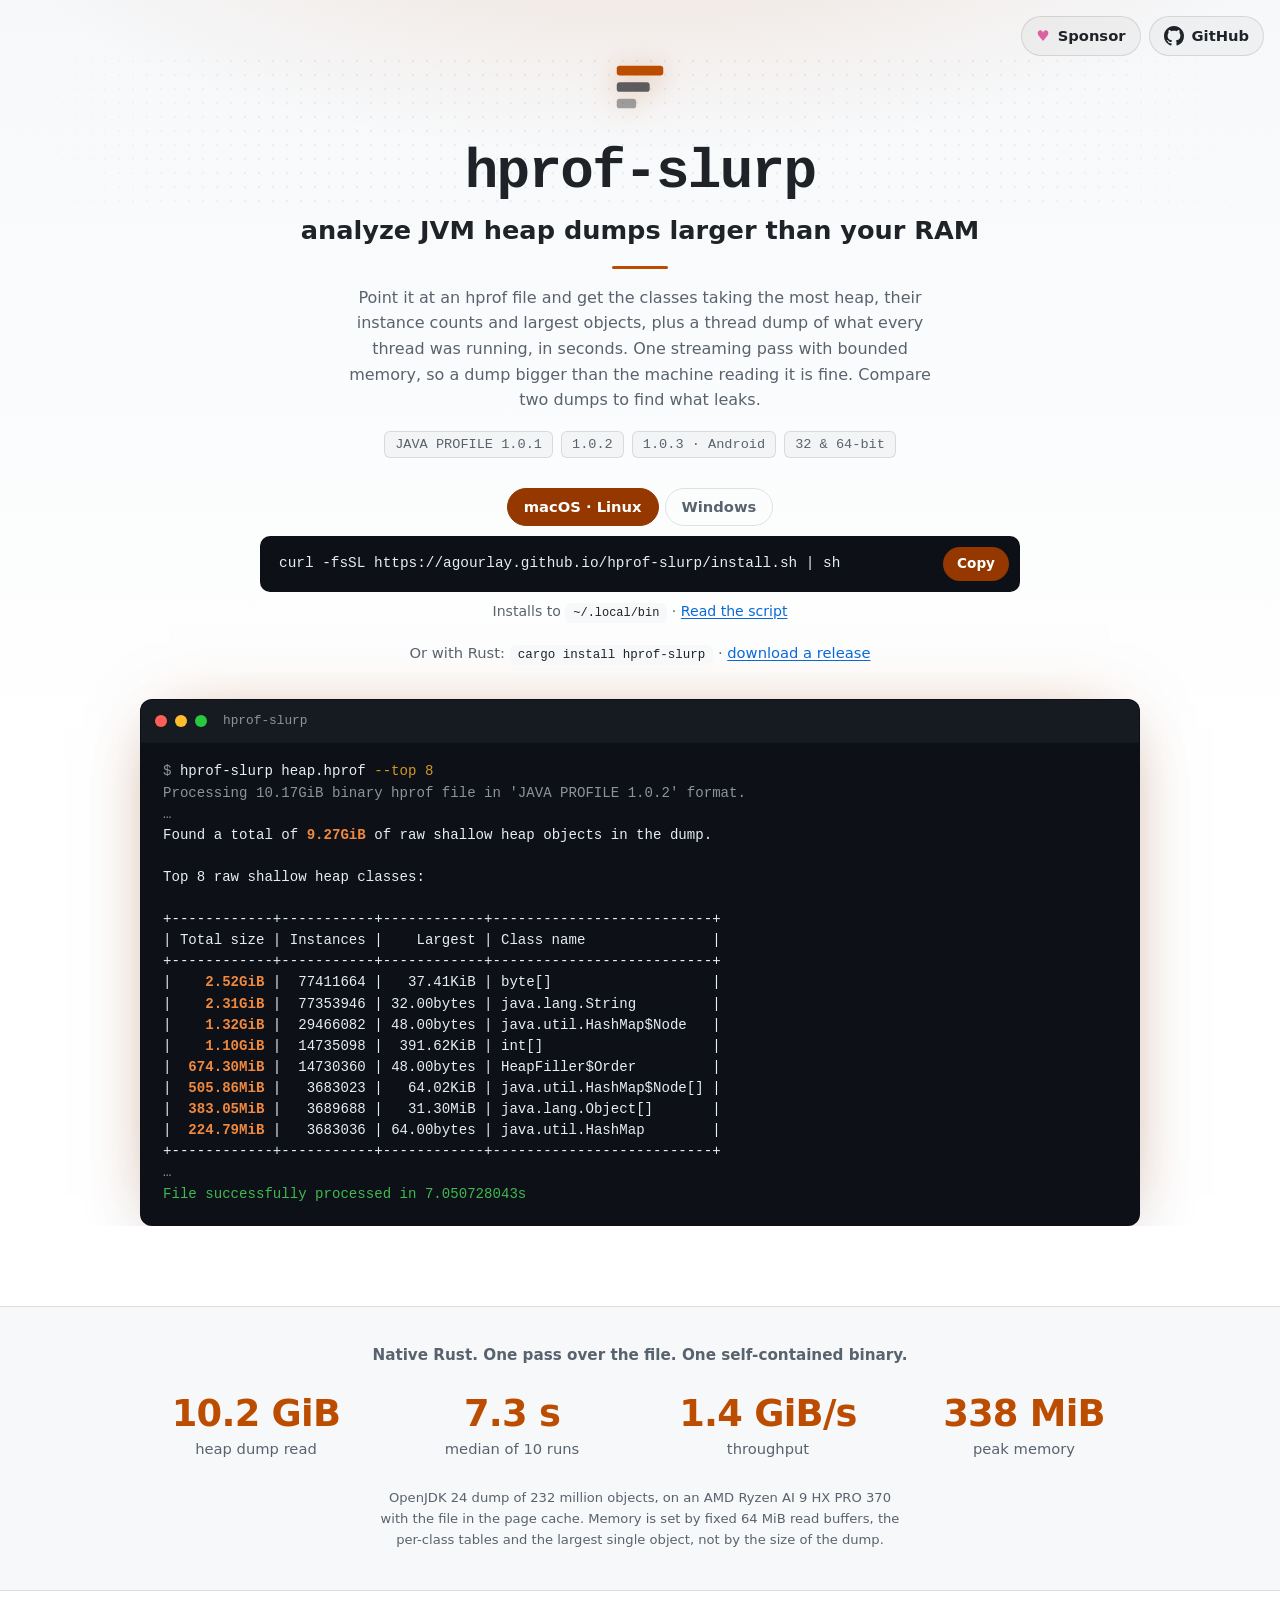
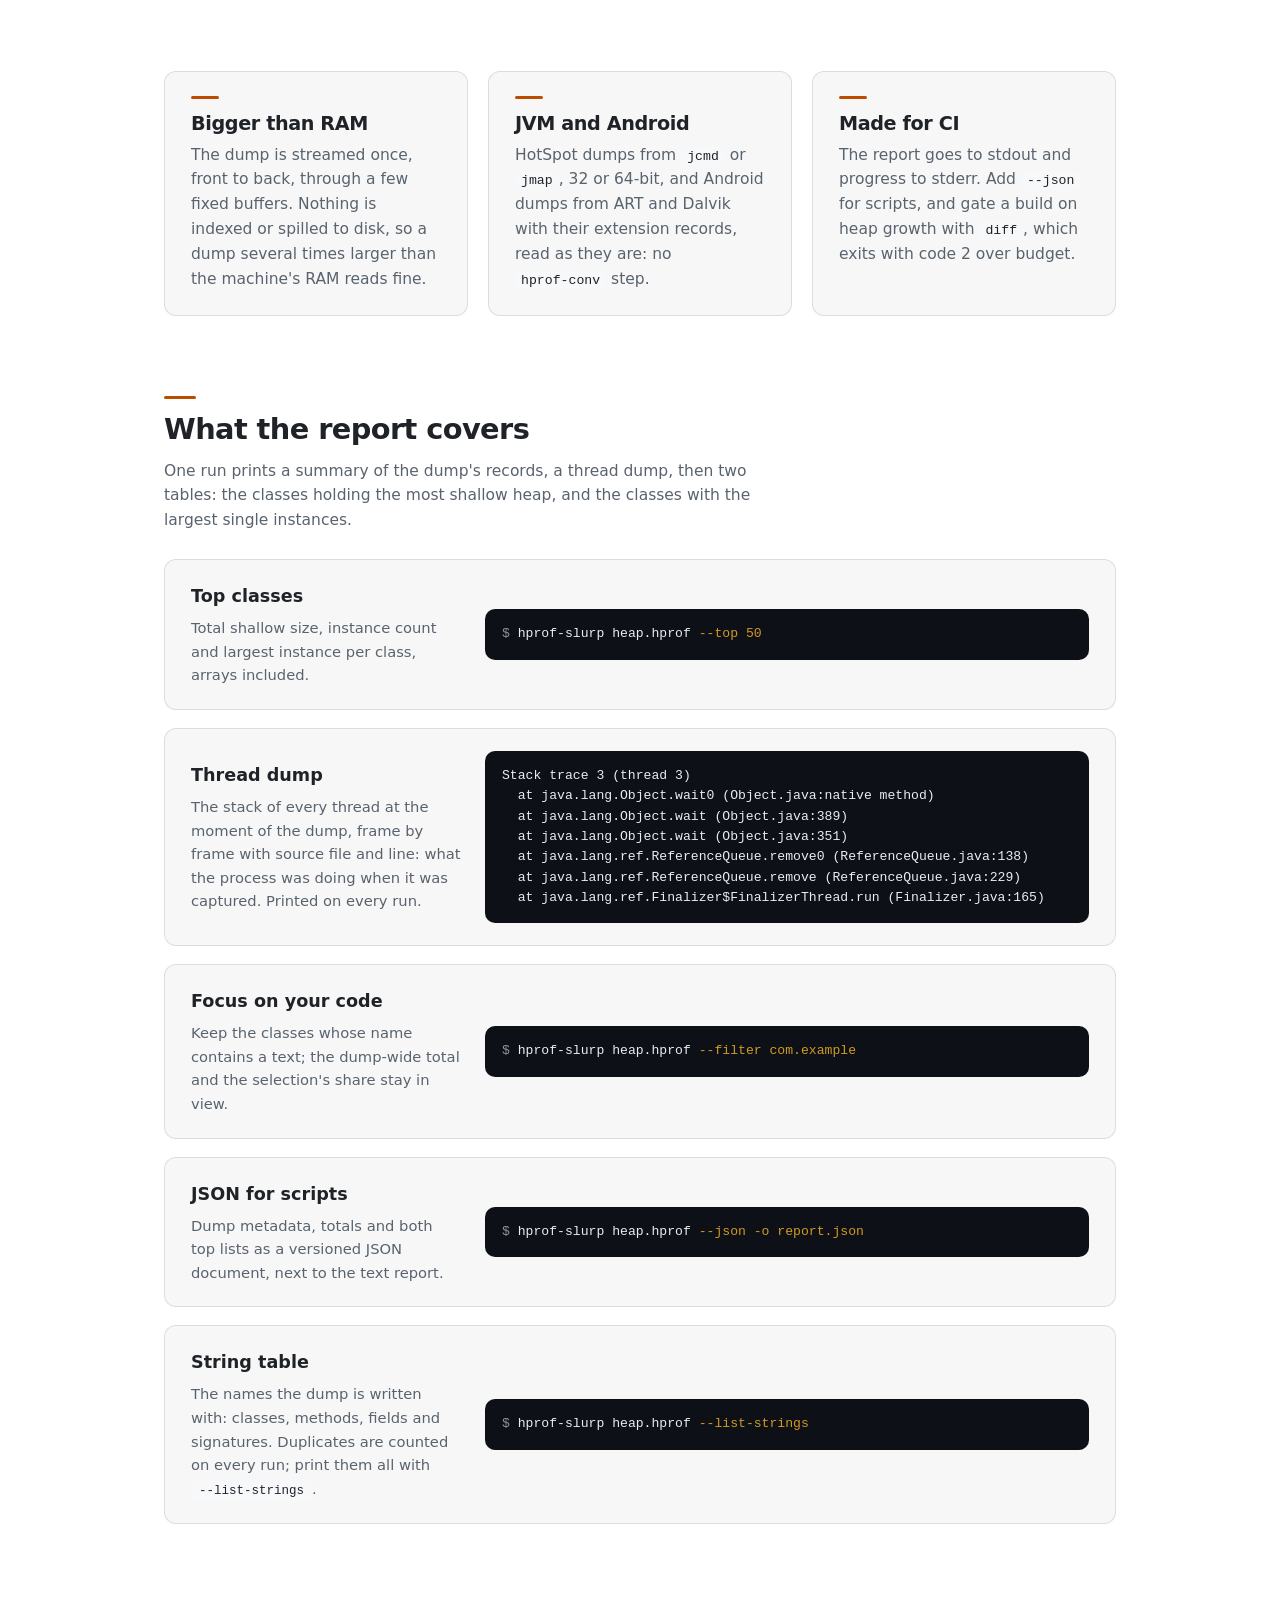
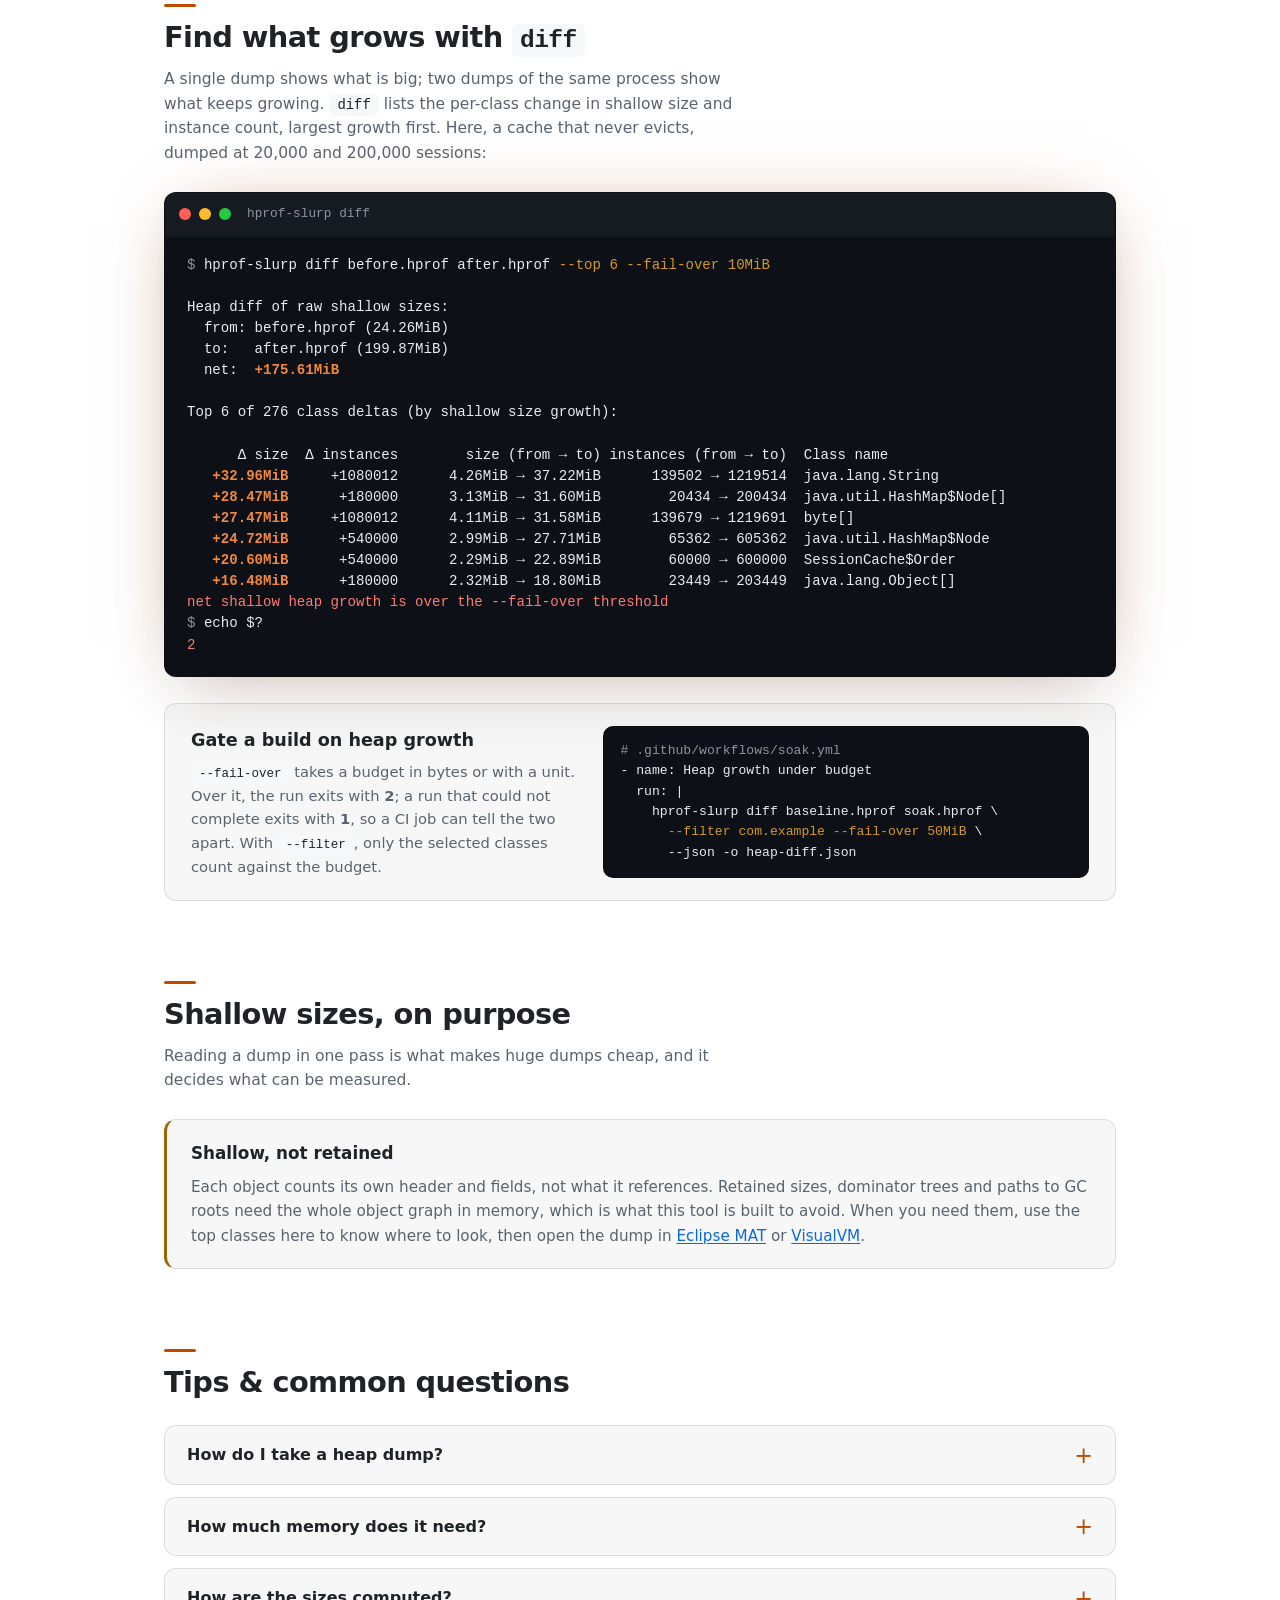
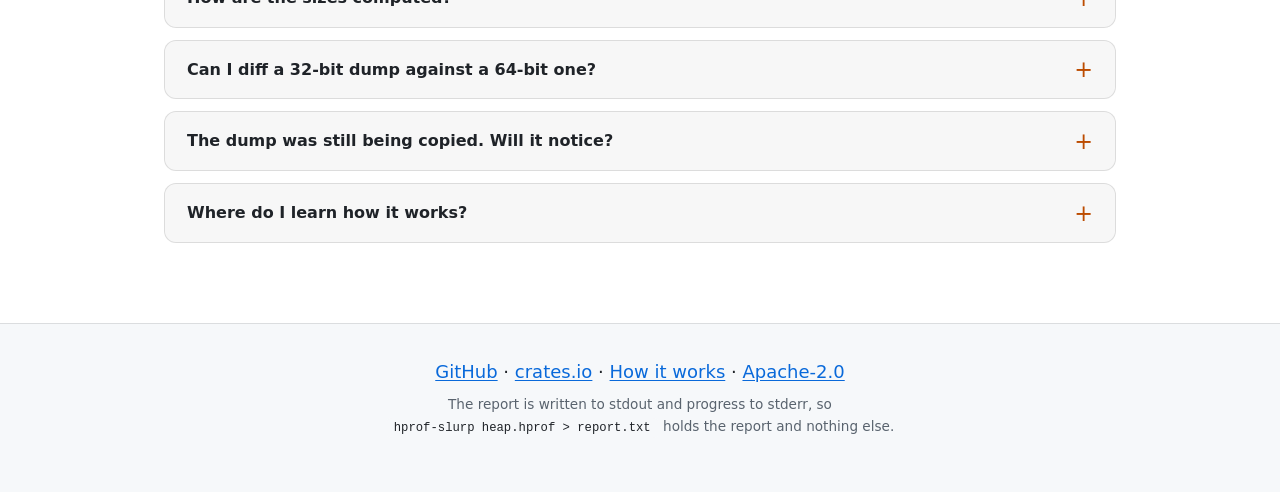
<file: index.html>
<!DOCTYPE html>
<html lang="en">
<head>
<meta charset="utf-8">
<meta name="viewport" content="width=device-width, initial-scale=1">
<title>hprof-slurp: analyze JVM heap dumps larger than your RAM</title>
<meta name="description" content="A fast command-line JVM and Android heap dump analyzer in Rust. It reads hprof files in one streaming pass with bounded memory, reports the classes taking the most shallow heap along with a thread dump, and diffs two dumps to find a leak.">
<meta property="og:title" content="hprof-slurp: analyze JVM heap dumps larger than your RAM">
<meta property="og:description" content="A fast command-line JVM and Android heap dump analyzer in Rust: one streaming pass, bounded memory, top classes by shallow size, a thread dump, and a diff of two dumps to find a leak.">
<meta property="og:type" content="website">
<meta property="og:url" content="https://agourlay.github.io/hprof-slurp/">
<meta property="og:image" content="https://agourlay.github.io/hprof-slurp/social.png">
<meta property="og:image:width" content="1200">
<meta property="og:image:height" content="630">
<meta property="og:image:alt" content="hprof-slurp analyzing a 10 GiB heap dump in a terminal, listing the classes taking the most heap">
<meta name="twitter:card" content="summary_large_image">
<link rel="icon" href="data:image/svg+xml,<svg xmlns='http://www.w3.org/2000/svg' viewBox='0 0 64 64'><rect x='8' y='10' width='48' height='10' rx='3' fill='%23f0883e'/><rect x='8' y='27' width='34' height='10' rx='3' fill='%23f0883e' opacity='.75'/><rect x='8' y='44' width='20' height='10' rx='3' fill='%23f0883e' opacity='.5'/></svg>">
<link rel="stylesheet" href="style.css?v=2379936374">
</head>
<body>

<header class="hero">
  <nav class="top">
  <a class="pill sponsor" href="https://github.com/sponsors/agourlay">
    <span class="heart" aria-hidden="true">♥</span>
    <span>Sponsor</span>
  </a>
  <a class="pill gh" href="https://github.com/agourlay/hprof-slurp" aria-label="hprof-slurp on GitHub">
    <svg viewBox="0 0 16 16" width="20" height="20" aria-hidden="true"><path fill="currentColor" d="M8 0C3.58 0 0 3.58 0 8c0 3.54 2.29 6.53 5.47 7.59.4.07.55-.17.55-.38 0-.19-.01-.82-.01-1.49-2.01.37-2.53-.49-2.69-.94-.09-.23-.48-.94-.82-1.13-.28-.15-.68-.52-.01-.53.63-.01 1.08.58 1.23.82.72 1.21 1.87.87 2.33.66.07-.52.28-.87.51-1.07-1.78-.2-3.64-.89-3.64-3.95 0-.87.31-1.59.82-2.15-.08-.2-.36-1.02.08-2.12 0 0 .67-.21 2.2.82.64-.18 1.32-.27 2-.27.68 0 1.36.09 2 .27 1.53-1.04 2.2-.82 2.2-.82.44 1.1.16 1.92.08 2.12.51.56.82 1.27.82 2.15 0 3.07-1.87 3.75-3.65 3.95.29.25.54.73.54 1.48 0 1.07-.01 1.93-.01 2.2 0 .21.15.46.55.38A8.013 8.013 0 0016 8c0-4.42-3.58-8-8-8z"/></svg>
    <span>GitHub</span>
    <span class="stars" hidden>★ <span class="stars-n"></span></span>
  </a>
  </nav>
  <div class="hero-inner">
  <!-- The mark: the report's first table drawn as bars, largest class on
       top. Drawn once here and, as the favicon, in the accent alone. -->
  <div class="logo" aria-hidden="true">
    <svg viewBox="0 0 64 64" width="62" height="62">
      <rect class="bar b1" x="8" y="10" width="48" height="10" rx="3"/>
      <rect class="bar b2" x="8" y="27" width="34" height="10" rx="3"/>
      <rect class="bar b3" x="8" y="44" width="20" height="10" rx="3"/>
    </svg>
  </div>
  <h1><code>hprof-slurp</code>
    <span class="genre">analyze JVM heap dumps larger than your RAM</span></h1>
  <p class="lede">Point it at an hprof file and get the classes taking the most
    heap, their instance counts and largest objects, plus a thread dump of what
    every thread was running, in seconds. One streaming pass with bounded
    memory, so a dump bigger than the machine reading it is fine. Compare two
    dumps to find what leaks.</p>
  <ul class="formats" aria-label="Supported dump formats">
    <li>JAVA PROFILE 1.0.1</li><li>1.0.2</li><li>1.0.3 · Android</li><li>32 &amp; 64-bit</li>
  </ul>
  <!-- Without script both commands show, each under its own label; with it,
       the labels become tabs and the visitor's own system is picked. -->
  <div class="install" id="install">
    <div class="install-tabs" role="tablist" hidden>
      <button type="button" role="tab" data-os="unix">macOS · Linux</button>
      <button type="button" role="tab" data-os="windows">Windows</button>
    </div>
    <div class="install-cmd" data-os="unix" role="tabpanel">
      <p class="install-label">macOS · Linux</p>
      <div class="install-line">
        <code>curl -fsSL https://agourlay.github.io/hprof-slurp/install.sh | sh</code>
        <button type="button" class="copy" hidden>Copy</button>
      </div>
      <p class="install-note">Installs <span class="ver"></span>to <code>~/.local/bin</code> ·
        <a href="install.sh">Read the script</a></p>
    </div>
    <div class="install-cmd" data-os="windows" role="tabpanel">
      <p class="install-label">Windows (PowerShell)</p>
      <div class="install-line">
        <code>irm https://raw.githubusercontent.com/agourlay/hprof-slurp/master/site/install.ps1 | iex</code>
        <button type="button" class="copy" hidden>Copy</button>
      </div>
      <p class="install-note">Installs <span class="ver"></span>to <code>%LOCALAPPDATA%\Programs</code> and adds it to your PATH ·
        <a href="install.ps1">Read the script</a></p>
    </div>
  </div>
  <p class="alt">
    Or with Rust: <code>cargo install hprof-slurp</code> ·
    <a href="https://github.com/agourlay/hprof-slurp/releases">download a release</a>
  </p>
  <!-- A real run on the 10 GiB dump the numbers below were measured on,
       pasted as text. The two `…` lines stand for what is trimmed (the
       record summary and stack traces, then the largest instances table);
       nothing else is edited. -->
  <div class="term">
    <div class="term-bar" aria-hidden="true">
      <span class="dot r"></span><span class="dot y"></span><span class="dot g"></span>
      <span class="title">hprof-slurp</span>
    </div>
<pre class="term-body"><code><span class="prompt">$</span> hprof-slurp heap.hprof <span class="tok">--top 8</span>
<span class="dim">Processing 10.17GiB binary hprof file in 'JAVA PROFILE 1.0.2' format.</span>
<span class="dim">…</span>
Found a total of <b>9.27GiB</b> of raw shallow heap objects in the dump.

Top 8 raw shallow heap classes:

+------------+-----------+------------+--------------------------+
| Total size | Instances |    Largest | Class name               |
+------------+-----------+------------+--------------------------+
|    <b>2.52GiB</b> |  77411664 |   37.41KiB | byte[]                   |
|    <b>2.31GiB</b> |  77353946 | 32.00bytes | java.lang.String         |
|    <b>1.32GiB</b> |  29466082 | 48.00bytes | java.util.HashMap$Node   |
|    <b>1.10GiB</b> |  14735098 |  391.62KiB | int[]                    |
|  <b>674.30MiB</b> |  14730360 | 48.00bytes | HeapFiller$Order         |
|  <b>505.86MiB</b> |   3683023 |   64.02KiB | java.util.HashMap$Node[] |
|  <b>383.05MiB</b> |   3689688 |   31.30MiB | java.lang.Object[]       |
|  <b>224.79MiB</b> |   3683036 | 64.00bytes | java.util.HashMap        |
+------------+-----------+------------+--------------------------+
<span class="dim">…</span>
<span class="ok">File successfully processed in 7.050728043s</span></code></pre>
  </div>
  </div>
</header>

<main>

<section class="stats">
  <p>Native Rust. One pass over the file. One self-contained binary.</p>
  <ul>
    <li><b>10.2 GiB</b> heap dump read</li>
    <li><b>7.3 s</b> median of 10 runs</li>
    <li><b>1.4 GiB/s</b> throughput</li>
    <li><b>338 MiB</b> peak memory</li>
  </ul>
  <p class="stats-fine">OpenJDK 24 dump of 232 million objects, on an AMD Ryzen AI 9 HX PRO 370
  with the file in the page cache. Memory is set by fixed 64 MiB read buffers,
  the per-class tables and the largest single object, not by the size of the
  dump.</p>
</section>

<section class="beats">
  <div>
    <h2>Bigger than RAM</h2>
    <p>The dump is streamed once, front to back, through a few fixed buffers.
    Nothing is indexed or spilled to disk, so a dump several times larger than
    the machine's RAM reads fine.</p>
  </div>
  <div>
    <h2>JVM and Android</h2>
    <p>HotSpot dumps from <code>jcmd</code> or <code>jmap</code>, 32 or 64-bit,
    and Android dumps from ART and Dalvik with their extension records, read as
    they are: no <code>hprof-conv</code> step.</p>
  </div>
  <div>
    <h2>Made for CI</h2>
    <p>The report goes to stdout and progress to stderr. Add <code>--json</code>
    for scripts, and gate a build on heap growth with <code>diff</code>, which
    exits with code 2 over budget.</p>
  </div>
</section>

<section class="report">
  <h2>What the report covers</h2>
  <p class="section-lede">One run prints a summary of the dump's records, a
  thread dump, then two tables: the classes holding the most shallow heap, and
  the classes with the largest single instances.</p>
  <div class="modes">
    <div class="mode">
      <div>
        <h3>Top classes</h3>
        <p>Total shallow size, instance count and largest instance per class,
        arrays included.</p>
      </div>
      <pre><code><span class="prompt">$</span> hprof-slurp heap.hprof <span class="tok">--top 50</span></code></pre>
    </div>
    <!-- Excerpt of the report on the SessionCache "before" dump used for the
         diff below: one of its four thread stacks, unedited. -->
    <div class="mode">
      <div>
        <h3>Thread dump</h3>
        <p>The stack of every thread at the moment of the dump, frame by frame
        with source file and line: what the process was doing when it was
        captured. Printed on every run.</p>
      </div>
      <pre><code>Stack trace 3 (thread 3)
  at java.lang.Object.wait0 (Object.java:native method)
  at java.lang.Object.wait (Object.java:389)
  at java.lang.Object.wait (Object.java:351)
  at java.lang.ref.ReferenceQueue.remove0 (ReferenceQueue.java:138)
  at java.lang.ref.ReferenceQueue.remove (ReferenceQueue.java:229)
  at java.lang.ref.Finalizer$FinalizerThread.run (Finalizer.java:165)</code></pre>
    </div>
    <div class="mode">
      <div>
        <h3>Focus on your code</h3>
        <p>Keep the classes whose name contains a text; the dump-wide total and
        the selection's share stay in view.</p>
      </div>
      <pre><code><span class="prompt">$</span> hprof-slurp heap.hprof <span class="tok">--filter com.example</span></code></pre>
    </div>
    <div class="mode">
      <div>
        <h3>JSON for scripts</h3>
        <p>Dump metadata, totals and both top lists as a versioned JSON
        document, next to the text report.</p>
      </div>
      <pre><code><span class="prompt">$</span> hprof-slurp heap.hprof <span class="tok">--json -o report.json</span></code></pre>
    </div>
    <div class="mode">
      <div>
        <h3>String table</h3>
        <p>The names the dump is written with: classes, methods, fields and
        signatures. Duplicates are counted on every run; print them all with
        <code>--list-strings</code>.</p>
      </div>
      <pre><code><span class="prompt">$</span> hprof-slurp heap.hprof <span class="tok">--list-strings</span></code></pre>
    </div>
  </div>
</section>

<section class="leak">
  <h2>Find what grows with <code>diff</code></h2>
  <p class="section-lede">A single dump shows what is big; two dumps of the
  same process show what keeps growing. <code>diff</code> lists the per-class
  change in shallow size and instance count, largest growth first. Here, a
  cache that never evicts, dumped at 20,000 and 200,000 sessions:</p>
  <div class="term">
    <div class="term-bar" aria-hidden="true">
      <span class="dot r"></span><span class="dot y"></span><span class="dot g"></span>
      <span class="title">hprof-slurp diff</span>
    </div>
<pre class="term-body"><code><span class="prompt">$</span> hprof-slurp diff before.hprof after.hprof <span class="tok">--top 6 --fail-over 10MiB</span>

Heap diff of raw shallow sizes:
  from: before.hprof (24.26MiB)
  to:   after.hprof (199.87MiB)
  net:  <b>+175.61MiB</b>

Top 6 of 276 class deltas (by shallow size growth):

      Δ size  Δ instances        size (from → to) instances (from → to)  Class name
   <b>+32.96MiB</b>     +1080012      4.26MiB → 37.22MiB      139502 → 1219514  java.lang.String
   <b>+28.47MiB</b>      +180000      3.13MiB → 31.60MiB        20434 → 200434  java.util.HashMap$Node[]
   <b>+27.47MiB</b>     +1080012      4.11MiB → 31.58MiB      139679 → 1219691  byte[]
   <b>+24.72MiB</b>      +540000      2.99MiB → 27.71MiB        65362 → 605362  java.util.HashMap$Node
   <b>+20.60MiB</b>      +540000      2.29MiB → 22.89MiB        60000 → 600000  SessionCache$Order
   <b>+16.48MiB</b>      +180000      2.32MiB → 18.80MiB        23449 → 203449  java.lang.Object[]
<span class="warn">net shallow heap growth is over the --fail-over threshold</span>
<span class="prompt">$</span> echo $?
<span class="warn">2</span></code></pre>
  </div>

  <div class="ci">
    <div>
      <h3>Gate a build on heap growth</h3>
      <p><code>--fail-over</code> takes a budget in bytes or with a unit. Over
      it, the run exits with <b>2</b>; a run that could not complete exits with
      <b>1</b>, so a CI job can tell the two apart. With <code>--filter</code>,
      only the selected classes count against the budget.</p>
    </div>
<pre><code><span class="dim"># .github/workflows/soak.yml</span>
- name: Heap growth under budget
  run: |
    hprof-slurp diff baseline.hprof soak.hprof \
      <span class="tok">--filter com.example --fail-over 50MiB</span> \
      --json -o heap-diff.json</code></pre>
  </div>
</section>

<section class="shallow">
  <h2>Shallow sizes, on purpose</h2>
  <p class="section-lede">Reading a dump in one pass is what makes huge dumps
  cheap, and it decides what can be measured.</p>
  <div class="note">
    <h3>Shallow, not retained</h3>
    <p>Each object counts its own header and fields, not what it references.
    Retained sizes, dominator trees and paths to GC roots need the whole object
    graph in memory, which is what this tool is built to avoid. When you need
    them, use the top classes here to know where to look, then open the dump in
    <a href="https://eclipse.dev/mat/">Eclipse MAT</a> or
    <a href="https://visualvm.github.io/">VisualVM</a>.</p>
  </div>
</section>

<section class="faq">
  <h2>Tips &amp; common questions</h2>
  <div class="faq-list">
    <details>
      <summary>How do I take a heap dump?</summary>
      <p>On a running JVM, <code>jcmd &lt;pid&gt; GC.heap_dump /tmp/heap.hprof</code>
      (or <code>jmap -dump:live,format=b,file=/tmp/heap.hprof &lt;pid&gt;</code>).
      To catch the moment it runs out, start it with
      <code>-XX:+HeapDumpOnOutOfMemoryError</code>. On Android,
      <code>adb shell am dumpheap &lt;process&gt; /data/local/tmp/app.hprof</code>
      then <code>adb pull</code> it; the file can be read directly.</p>
    </details>
    <details>
      <summary>How much memory does it need?</summary>
      <p>A few hundred MiB on a large dump: 338 MiB at peak on the 10 GiB dump
      above. The read buffers are fixed in size, and what grows is one small
      entry per class, name and stack frame, not one per object, so a dump of
      several times your RAM is fine. The one exception is a single object
      larger than a buffer, such as a huge array: it is held whole while it is
      read.</p>
    </details>
    <details>
      <summary>How are the sizes computed?</summary>
      <p>They are estimated from the class layouts recorded in the dump, the way
      Eclipse MAT does it: an object header plus the fields of the class and of
      each superclass, padded to 8 bytes, and for arrays a header plus the
      elements. A 64-bit HotSpot dump always records 8-byte references, so for
      a JVM running with compressed references the sizes are an upper bound.
      They are best read relative to each other, or across two dumps.</p>
    </details>
    <details>
      <summary>Can I diff a 32-bit dump against a 64-bit one?</summary>
      <p>It runs, but the report ends with a warning: object headers and
      references have different sizes on each side, so part of every delta comes
      from the pointer width and not from the heap. Compare dumps of the same
      process, taken the same way.</p>
    </details>
    <details>
      <summary>The dump was still being copied. Will it notice?</summary>
      <p>Yes. A file that ends in the middle of a record or of a heap dump
      segment fails with <code>the file is truncated</code> and exit code 1,
      instead of reporting the part that was read as if it were the whole
      heap.</p>
    </details>
    <details>
      <summary>Where do I learn how it works?</summary>
      <p>The design, from the streaming parser to the pipeline of threads, is
      described in a <a href="https://agourlay.github.io/tags/hprof-slurp/">series
      of blog articles</a>.</p>
    </details>
  </div>
</section>

</main>

<footer>
  <p>
    <a href="https://github.com/agourlay/hprof-slurp">GitHub</a> ·
    <a href="https://crates.io/crates/hprof-slurp">crates.io</a> ·
    <a href="https://agourlay.github.io/tags/hprof-slurp/">How it works</a> ·
    <a href="https://github.com/agourlay/hprof-slurp/blob/master/LICENSE">Apache-2.0</a>
  </p>
  <p class="fineprint">
    The report is written to stdout and progress to stderr, so
    <code>hprof-slurp heap.hprof &gt; report.txt</code> holds the report and
    nothing else.
  </p>
</footer>

<script>
// Turn the two install commands into tabs, opened on the visitor's system,
// and give each a copy button. Without this the page still shows both.
(function () {
  var box = document.querySelector(".install");
  var tabs = box.querySelectorAll("[role=tab]");
  var panels = box.querySelectorAll(".install-cmd");
  function show(os) {
    tabs.forEach(function (t) { t.setAttribute("aria-selected", t.dataset.os === os); });
    panels.forEach(function (p) { p.hidden = p.dataset.os !== os; });
  }
  tabs.forEach(function (t) { t.onclick = function () { show(t.dataset.os); }; });
  box.querySelector(".install-tabs").hidden = false;
  box.classList.add("tabbed");
  var ua = (navigator.userAgentData && navigator.userAgentData.platform) || navigator.userAgent;
  show(/^win|windows/i.test(ua) ? "windows" : "unix");

  if (!navigator.clipboard) return;
  box.querySelectorAll(".copy").forEach(function (b) {
    b.hidden = false;
    b.onclick = function () {
      navigator.clipboard.writeText(b.previousElementSibling.textContent).then(function () {
        b.textContent = "Copied";
        setTimeout(function () { b.textContent = "Copy"; }, 1600);
      });
    };
  });
})();

// The version the install commands fetch, named in each install note with its
// release date on hover. Silent when GitHub does not answer, like the star
// count below.
fetch("https://api.github.com/repos/agourlay/hprof-slurp/releases/latest")
  .then(function (r) { return r.ok ? r.json() : null; })
  .then(function (rel) {
    if (!rel || !rel.tag_name || !rel.published_at) return;
    var when = new Date(rel.published_at).toLocaleDateString("en-GB",
      { day: "numeric", month: "long", year: "numeric" });
    document.querySelectorAll(".install-note .ver").forEach(function (v) {
      v.textContent = rel.tag_name + " ";
      v.title = "Released " + when;
    });
  })
  .catch(function () {});

// The star count, filled in when GitHub answers; the link stands on its own
// when it does not.
fetch("https://api.github.com/repos/agourlay/hprof-slurp")
  .then(function (r) { return r.ok ? r.json() : null; })
  .then(function (repo) {
    if (!repo || typeof repo.stargazers_count !== "number") return;
    document.querySelector(".gh .stars-n").textContent = repo.stargazers_count;
    document.querySelector(".gh .stars").hidden = false;
  })
  .catch(function () {});
</script>

</body>
</html>
</file>
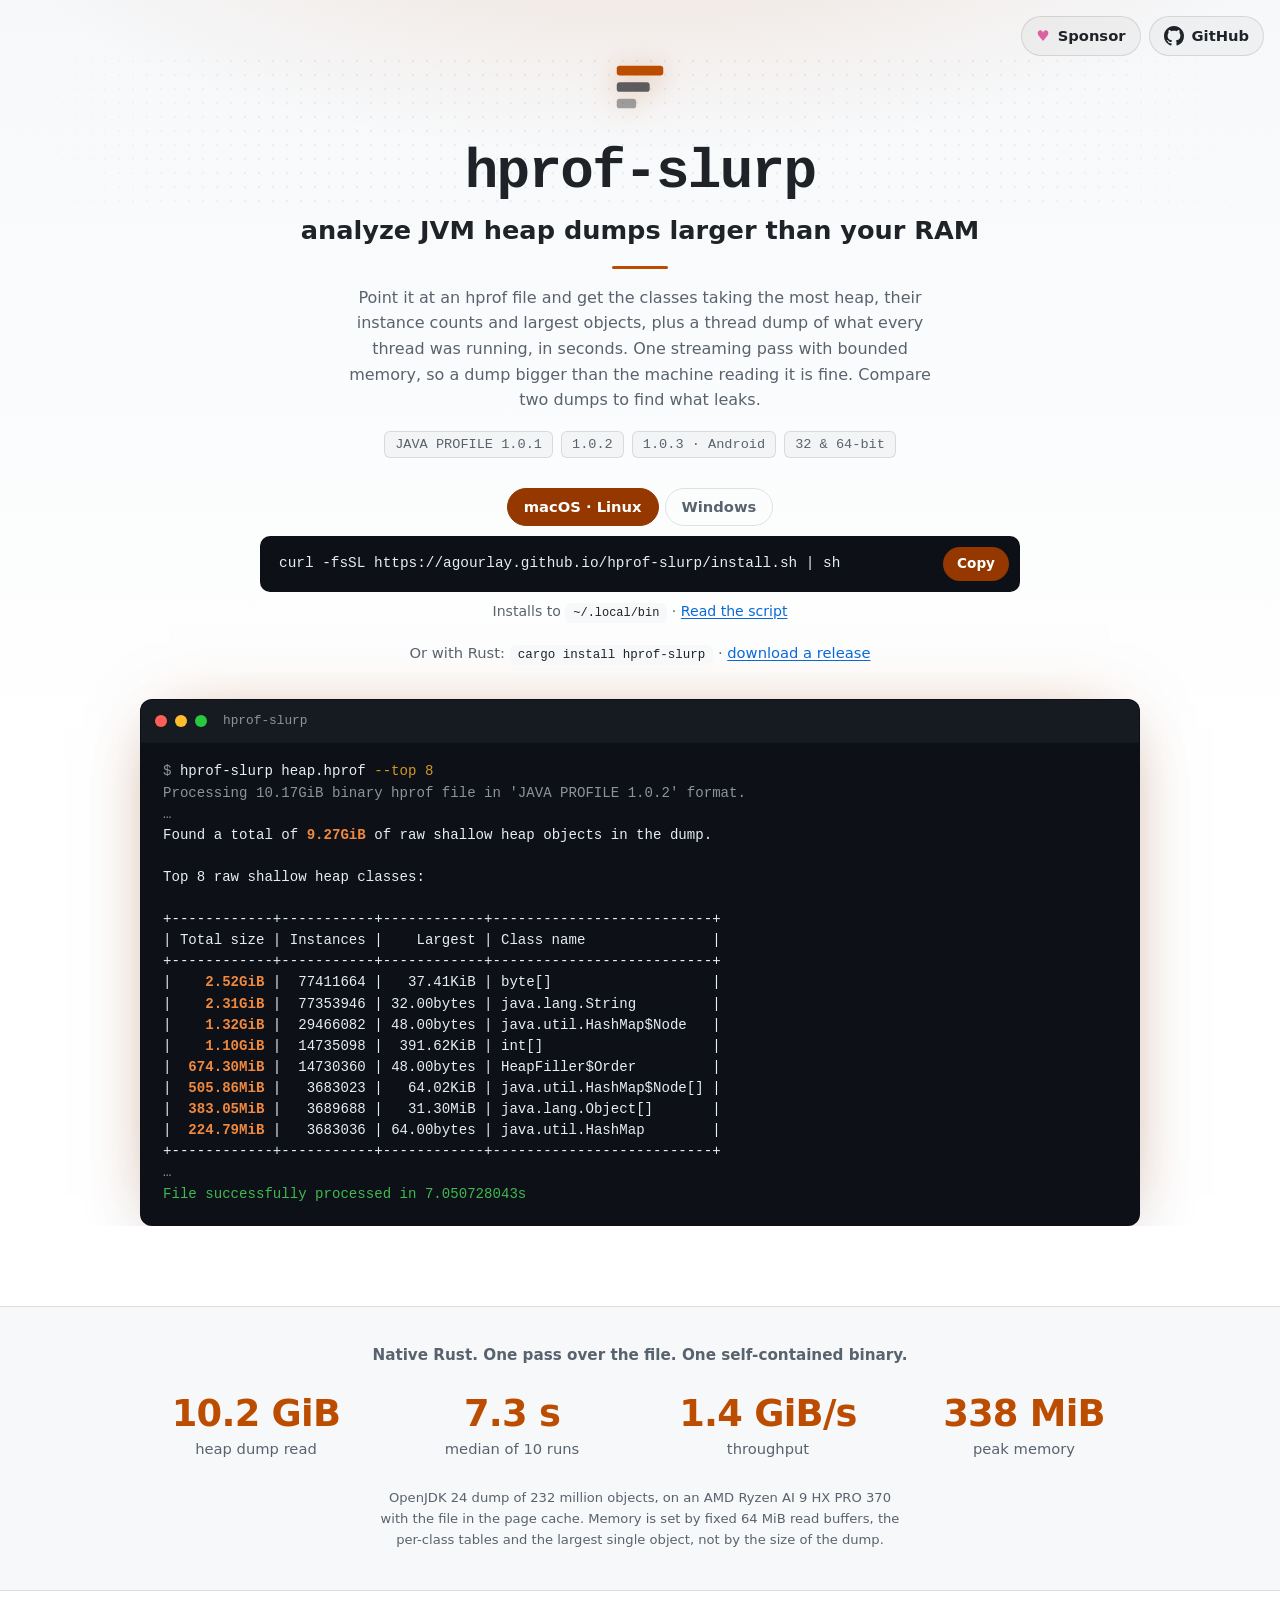
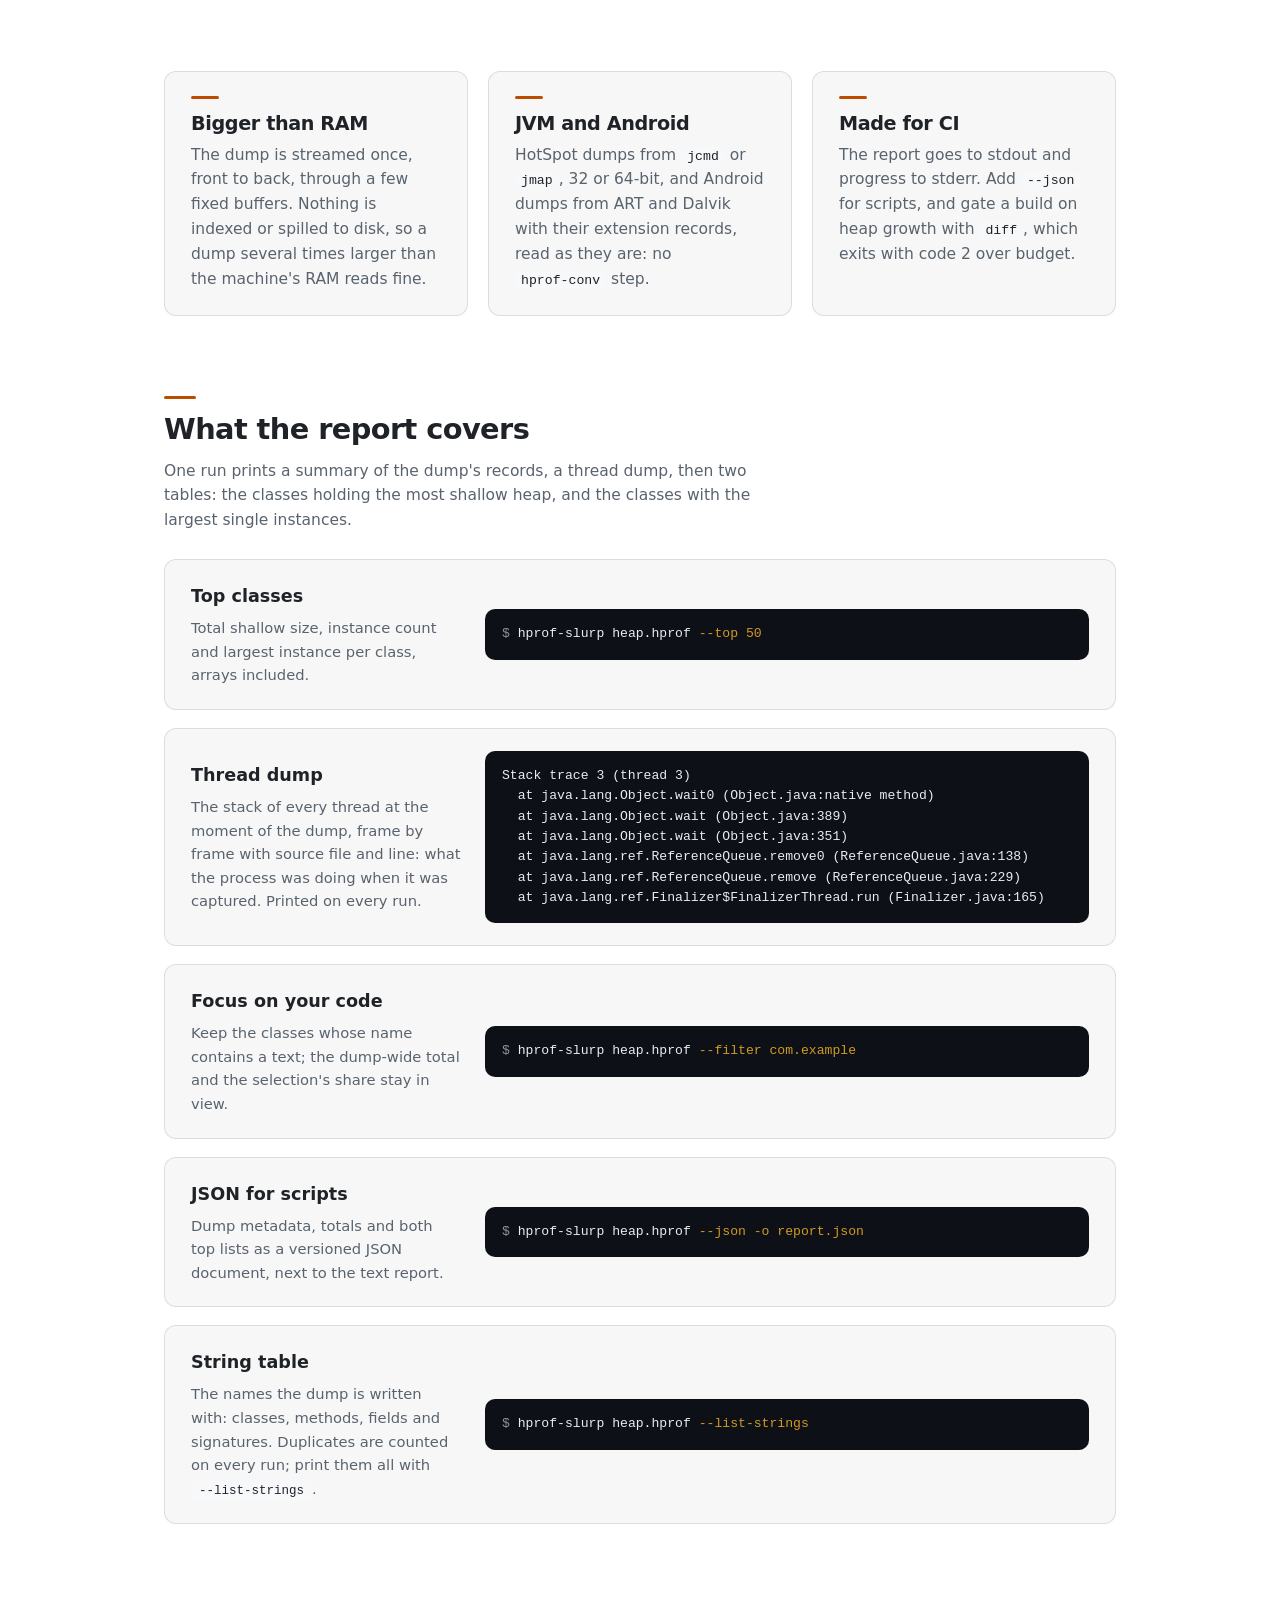
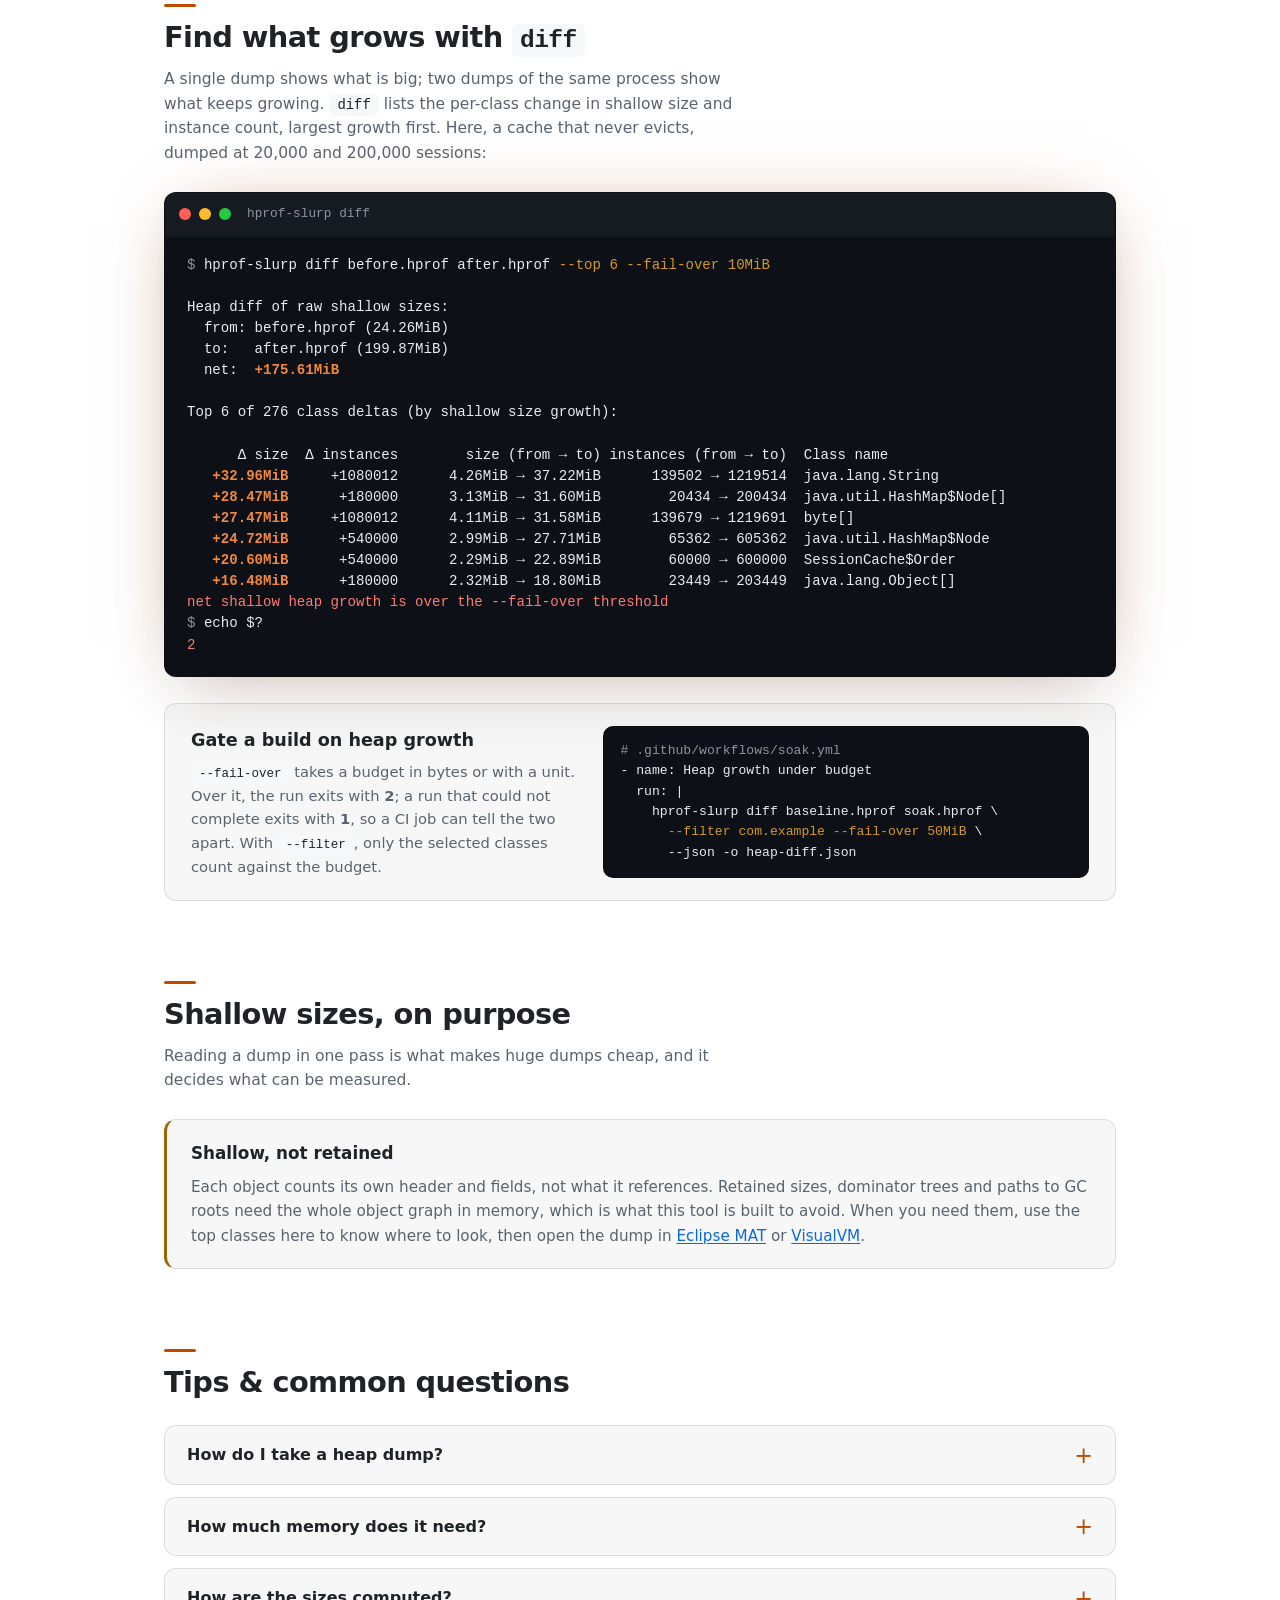
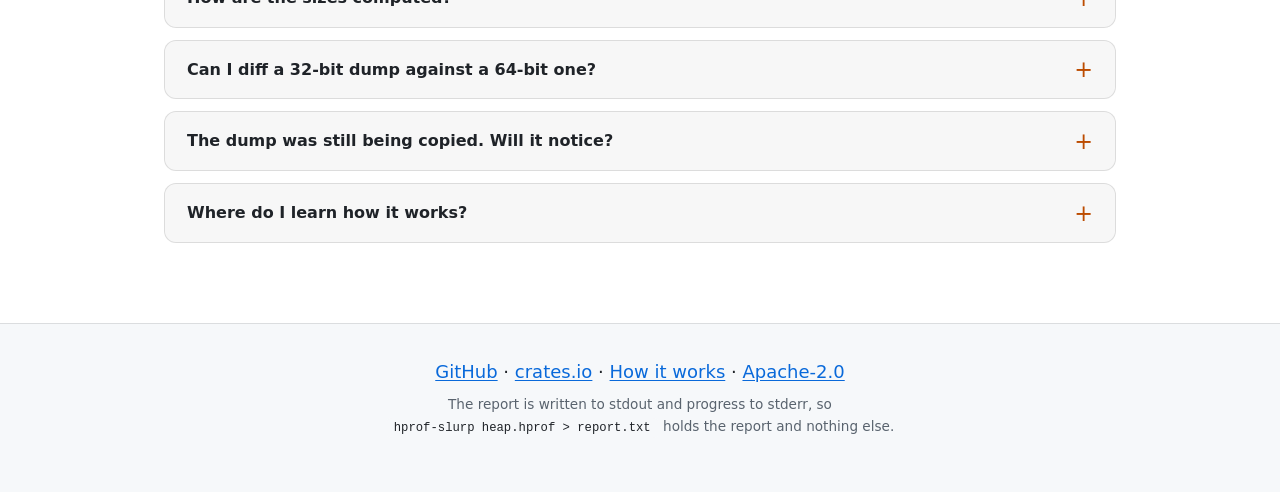
<file: site/index.html>
<!DOCTYPE html>
<html lang="en">
<head>
<meta charset="utf-8">
<meta name="viewport" content="width=device-width, initial-scale=1">
<title>hprof-slurp: analyze JVM heap dumps larger than your RAM</title>
<meta name="description" content="A fast command-line JVM and Android heap dump analyzer in Rust. It reads hprof files in one streaming pass with bounded memory, reports the classes taking the most shallow heap along with a thread dump, and diffs two dumps to find a leak.">
<meta property="og:title" content="hprof-slurp: analyze JVM heap dumps larger than your RAM">
<meta property="og:description" content="A fast command-line JVM and Android heap dump analyzer in Rust: one streaming pass, bounded memory, top classes by shallow size, a thread dump, and a diff of two dumps to find a leak.">
<meta property="og:type" content="website">
<meta property="og:url" content="https://agourlay.github.io/hprof-slurp/">
<meta property="og:image" content="https://agourlay.github.io/hprof-slurp/social.png">
<meta property="og:image:width" content="1200">
<meta property="og:image:height" content="630">
<meta property="og:image:alt" content="hprof-slurp analyzing a 10 GiB heap dump in a terminal, listing the classes taking the most heap">
<meta name="twitter:card" content="summary_large_image">
<link rel="icon" href="data:image/svg+xml,<svg xmlns='http://www.w3.org/2000/svg' viewBox='0 0 64 64'><rect x='8' y='10' width='48' height='10' rx='3' fill='%23f0883e'/><rect x='8' y='27' width='34' height='10' rx='3' fill='%23f0883e' opacity='.75'/><rect x='8' y='44' width='20' height='10' rx='3' fill='%23f0883e' opacity='.5'/></svg>">
<link rel="stylesheet" href="style.css">
</head>
<body>

<header class="hero">
  <nav class="top">
  <a class="pill sponsor" href="https://github.com/sponsors/agourlay">
    <span class="heart" aria-hidden="true">♥</span>
    <span>Sponsor</span>
  </a>
  <a class="pill gh" href="https://github.com/agourlay/hprof-slurp" aria-label="hprof-slurp on GitHub">
    <svg viewBox="0 0 16 16" width="20" height="20" aria-hidden="true"><path fill="currentColor" d="M8 0C3.58 0 0 3.58 0 8c0 3.54 2.29 6.53 5.47 7.59.4.07.55-.17.55-.38 0-.19-.01-.82-.01-1.49-2.01.37-2.53-.49-2.69-.94-.09-.23-.48-.94-.82-1.13-.28-.15-.68-.52-.01-.53.63-.01 1.08.58 1.23.82.72 1.21 1.87.87 2.33.66.07-.52.28-.87.51-1.07-1.78-.2-3.64-.89-3.64-3.95 0-.87.31-1.59.82-2.15-.08-.2-.36-1.02.08-2.12 0 0 .67-.21 2.2.82.64-.18 1.32-.27 2-.27.68 0 1.36.09 2 .27 1.53-1.04 2.2-.82 2.2-.82.44 1.1.16 1.92.08 2.12.51.56.82 1.27.82 2.15 0 3.07-1.87 3.75-3.65 3.95.29.25.54.73.54 1.48 0 1.07-.01 1.93-.01 2.2 0 .21.15.46.55.38A8.013 8.013 0 0016 8c0-4.42-3.58-8-8-8z"/></svg>
    <span>GitHub</span>
    <span class="stars" hidden>★ <span class="stars-n"></span></span>
  </a>
  </nav>
  <div class="hero-inner">
  <!-- The mark: the report's first table drawn as bars, largest class on
       top. Drawn once here and, as the favicon, in the accent alone. -->
  <div class="logo" aria-hidden="true">
    <svg viewBox="0 0 64 64" width="62" height="62">
      <rect class="bar b1" x="8" y="10" width="48" height="10" rx="3"/>
      <rect class="bar b2" x="8" y="27" width="34" height="10" rx="3"/>
      <rect class="bar b3" x="8" y="44" width="20" height="10" rx="3"/>
    </svg>
  </div>
  <h1><code>hprof-slurp</code>
    <span class="genre">analyze JVM heap dumps larger than your RAM</span></h1>
  <p class="lede">Point it at an hprof file and get the classes taking the most
    heap, their instance counts and largest objects, plus a thread dump of what
    every thread was running, in seconds. One streaming pass with bounded
    memory, so a dump bigger than the machine reading it is fine. Compare two
    dumps to find what leaks.</p>
  <ul class="formats" aria-label="Supported dump formats">
    <li>JAVA PROFILE 1.0.1</li><li>1.0.2</li><li>1.0.3 · Android</li><li>32 &amp; 64-bit</li>
  </ul>
  <!-- Without script both commands show, each under its own label; with it,
       the labels become tabs and the visitor's own system is picked. -->
  <div class="install" id="install">
    <div class="install-tabs" role="tablist" hidden>
      <button type="button" role="tab" data-os="unix">macOS · Linux</button>
      <button type="button" role="tab" data-os="windows">Windows</button>
    </div>
    <div class="install-cmd" data-os="unix" role="tabpanel">
      <p class="install-label">macOS · Linux</p>
      <div class="install-line">
        <code>curl -fsSL https://agourlay.github.io/hprof-slurp/install.sh | sh</code>
        <button type="button" class="copy" hidden>Copy</button>
      </div>
      <p class="install-note">Installs <span class="ver"></span>to <code>~/.local/bin</code> ·
        <a href="install.sh">Read the script</a></p>
    </div>
    <div class="install-cmd" data-os="windows" role="tabpanel">
      <p class="install-label">Windows (PowerShell)</p>
      <div class="install-line">
        <code>irm https://raw.githubusercontent.com/agourlay/hprof-slurp/master/site/install.ps1 | iex</code>
        <button type="button" class="copy" hidden>Copy</button>
      </div>
      <p class="install-note">Installs <span class="ver"></span>to <code>%LOCALAPPDATA%\Programs</code> and adds it to your PATH ·
        <a href="install.ps1">Read the script</a></p>
    </div>
  </div>
  <p class="alt">
    Or with Rust: <code>cargo install hprof-slurp</code> ·
    <a href="https://github.com/agourlay/hprof-slurp/releases">download a release</a>
  </p>
  <!-- A real run on the 10 GiB dump the numbers below were measured on,
       pasted as text. The two `…` lines stand for what is trimmed (the
       record summary and stack traces, then the largest instances table);
       nothing else is edited. -->
  <div class="term">
    <div class="term-bar" aria-hidden="true">
      <span class="dot r"></span><span class="dot y"></span><span class="dot g"></span>
      <span class="title">hprof-slurp</span>
    </div>
<pre class="term-body"><code><span class="prompt">$</span> hprof-slurp heap.hprof <span class="tok">--top 8</span>
<span class="dim">Processing 10.17GiB binary hprof file in 'JAVA PROFILE 1.0.2' format.</span>
<span class="dim">…</span>
Found a total of <b>9.27GiB</b> of raw shallow heap objects in the dump.

Top 8 raw shallow heap classes:

+------------+-----------+------------+--------------------------+
| Total size | Instances |    Largest | Class name               |
+------------+-----------+------------+--------------------------+
|    <b>2.52GiB</b> |  77411664 |   37.41KiB | byte[]                   |
|    <b>2.31GiB</b> |  77353946 | 32.00bytes | java.lang.String         |
|    <b>1.32GiB</b> |  29466082 | 48.00bytes | java.util.HashMap$Node   |
|    <b>1.10GiB</b> |  14735098 |  391.62KiB | int[]                    |
|  <b>674.30MiB</b> |  14730360 | 48.00bytes | HeapFiller$Order         |
|  <b>505.86MiB</b> |   3683023 |   64.02KiB | java.util.HashMap$Node[] |
|  <b>383.05MiB</b> |   3689688 |   31.30MiB | java.lang.Object[]       |
|  <b>224.79MiB</b> |   3683036 | 64.00bytes | java.util.HashMap        |
+------------+-----------+------------+--------------------------+
<span class="dim">…</span>
<span class="ok">File successfully processed in 7.050728043s</span></code></pre>
  </div>
  </div>
</header>

<main>

<section class="stats">
  <p>Native Rust. One pass over the file. One self-contained binary.</p>
  <ul>
    <li><b>10.2 GiB</b> heap dump read</li>
    <li><b>7.3 s</b> median of 10 runs</li>
    <li><b>1.4 GiB/s</b> throughput</li>
    <li><b>338 MiB</b> peak memory</li>
  </ul>
  <p class="stats-fine">OpenJDK 24 dump of 232 million objects, on an AMD Ryzen AI 9 HX PRO 370
  with the file in the page cache. Memory is set by fixed 64 MiB read buffers,
  the per-class tables and the largest single object, not by the size of the
  dump.</p>
</section>

<section class="beats">
  <div>
    <h2>Bigger than RAM</h2>
    <p>The dump is streamed once, front to back, through a few fixed buffers.
    Nothing is indexed or spilled to disk, so a dump several times larger than
    the machine's RAM reads fine.</p>
  </div>
  <div>
    <h2>JVM and Android</h2>
    <p>HotSpot dumps from <code>jcmd</code> or <code>jmap</code>, 32 or 64-bit,
    and Android dumps from ART and Dalvik with their extension records, read as
    they are: no <code>hprof-conv</code> step.</p>
  </div>
  <div>
    <h2>Made for CI</h2>
    <p>The report goes to stdout and progress to stderr. Add <code>--json</code>
    for scripts, and gate a build on heap growth with <code>diff</code>, which
    exits with code 2 over budget.</p>
  </div>
</section>

<section class="report">
  <h2>What the report covers</h2>
  <p class="section-lede">One run prints a summary of the dump's records, a
  thread dump, then two tables: the classes holding the most shallow heap, and
  the classes with the largest single instances.</p>
  <div class="modes">
    <div class="mode">
      <div>
        <h3>Top classes</h3>
        <p>Total shallow size, instance count and largest instance per class,
        arrays included.</p>
      </div>
      <pre><code><span class="prompt">$</span> hprof-slurp heap.hprof <span class="tok">--top 50</span></code></pre>
    </div>
    <!-- Excerpt of the report on the SessionCache "before" dump used for the
         diff below: one of its four thread stacks, unedited. -->
    <div class="mode">
      <div>
        <h3>Thread dump</h3>
        <p>The stack of every thread at the moment of the dump, frame by frame
        with source file and line: what the process was doing when it was
        captured. Printed on every run.</p>
      </div>
      <pre><code>Stack trace 3 (thread 3)
  at java.lang.Object.wait0 (Object.java:native method)
  at java.lang.Object.wait (Object.java:389)
  at java.lang.Object.wait (Object.java:351)
  at java.lang.ref.ReferenceQueue.remove0 (ReferenceQueue.java:138)
  at java.lang.ref.ReferenceQueue.remove (ReferenceQueue.java:229)
  at java.lang.ref.Finalizer$FinalizerThread.run (Finalizer.java:165)</code></pre>
    </div>
    <div class="mode">
      <div>
        <h3>Focus on your code</h3>
        <p>Keep the classes whose name contains a text; the dump-wide total and
        the selection's share stay in view.</p>
      </div>
      <pre><code><span class="prompt">$</span> hprof-slurp heap.hprof <span class="tok">--filter com.example</span></code></pre>
    </div>
    <div class="mode">
      <div>
        <h3>JSON for scripts</h3>
        <p>Dump metadata, totals and both top lists as a versioned JSON
        document, next to the text report.</p>
      </div>
      <pre><code><span class="prompt">$</span> hprof-slurp heap.hprof <span class="tok">--json -o report.json</span></code></pre>
    </div>
    <div class="mode">
      <div>
        <h3>String table</h3>
        <p>The names the dump is written with: classes, methods, fields and
        signatures. Duplicates are counted on every run; print them all with
        <code>--list-strings</code>.</p>
      </div>
      <pre><code><span class="prompt">$</span> hprof-slurp heap.hprof <span class="tok">--list-strings</span></code></pre>
    </div>
  </div>
</section>

<section class="leak">
  <h2>Find what grows with <code>diff</code></h2>
  <p class="section-lede">A single dump shows what is big; two dumps of the
  same process show what keeps growing. <code>diff</code> lists the per-class
  change in shallow size and instance count, largest growth first. Here, a
  cache that never evicts, dumped at 20,000 and 200,000 sessions:</p>
  <div class="term">
    <div class="term-bar" aria-hidden="true">
      <span class="dot r"></span><span class="dot y"></span><span class="dot g"></span>
      <span class="title">hprof-slurp diff</span>
    </div>
<pre class="term-body"><code><span class="prompt">$</span> hprof-slurp diff before.hprof after.hprof <span class="tok">--top 6 --fail-over 10MiB</span>

Heap diff of raw shallow sizes:
  from: before.hprof (24.26MiB)
  to:   after.hprof (199.87MiB)
  net:  <b>+175.61MiB</b>

Top 6 of 276 class deltas (by shallow size growth):

      Δ size  Δ instances        size (from → to) instances (from → to)  Class name
   <b>+32.96MiB</b>     +1080012      4.26MiB → 37.22MiB      139502 → 1219514  java.lang.String
   <b>+28.47MiB</b>      +180000      3.13MiB → 31.60MiB        20434 → 200434  java.util.HashMap$Node[]
   <b>+27.47MiB</b>     +1080012      4.11MiB → 31.58MiB      139679 → 1219691  byte[]
   <b>+24.72MiB</b>      +540000      2.99MiB → 27.71MiB        65362 → 605362  java.util.HashMap$Node
   <b>+20.60MiB</b>      +540000      2.29MiB → 22.89MiB        60000 → 600000  SessionCache$Order
   <b>+16.48MiB</b>      +180000      2.32MiB → 18.80MiB        23449 → 203449  java.lang.Object[]
<span class="warn">net shallow heap growth is over the --fail-over threshold</span>
<span class="prompt">$</span> echo $?
<span class="warn">2</span></code></pre>
  </div>

  <div class="ci">
    <div>
      <h3>Gate a build on heap growth</h3>
      <p><code>--fail-over</code> takes a budget in bytes or with a unit. Over
      it, the run exits with <b>2</b>; a run that could not complete exits with
      <b>1</b>, so a CI job can tell the two apart. With <code>--filter</code>,
      only the selected classes count against the budget.</p>
    </div>
<pre><code><span class="dim"># .github/workflows/soak.yml</span>
- name: Heap growth under budget
  run: |
    hprof-slurp diff baseline.hprof soak.hprof \
      <span class="tok">--filter com.example --fail-over 50MiB</span> \
      --json -o heap-diff.json</code></pre>
  </div>
</section>

<section class="shallow">
  <h2>Shallow sizes, on purpose</h2>
  <p class="section-lede">Reading a dump in one pass is what makes huge dumps
  cheap, and it decides what can be measured.</p>
  <div class="note">
    <h3>Shallow, not retained</h3>
    <p>Each object counts its own header and fields, not what it references.
    Retained sizes, dominator trees and paths to GC roots need the whole object
    graph in memory, which is what this tool is built to avoid. When you need
    them, use the top classes here to know where to look, then open the dump in
    <a href="https://eclipse.dev/mat/">Eclipse MAT</a> or
    <a href="https://visualvm.github.io/">VisualVM</a>.</p>
  </div>
</section>

<section class="faq">
  <h2>Tips &amp; common questions</h2>
  <div class="faq-list">
    <details>
      <summary>How do I take a heap dump?</summary>
      <p>On a running JVM, <code>jcmd &lt;pid&gt; GC.heap_dump /tmp/heap.hprof</code>
      (or <code>jmap -dump:live,format=b,file=/tmp/heap.hprof &lt;pid&gt;</code>).
      To catch the moment it runs out, start it with
      <code>-XX:+HeapDumpOnOutOfMemoryError</code>. On Android,
      <code>adb shell am dumpheap &lt;process&gt; /data/local/tmp/app.hprof</code>
      then <code>adb pull</code> it; the file can be read directly.</p>
    </details>
    <details>
      <summary>How much memory does it need?</summary>
      <p>A few hundred MiB on a large dump: 338 MiB at peak on the 10 GiB dump
      above. The read buffers are fixed in size, and what grows is one small
      entry per class, name and stack frame, not one per object, so a dump of
      several times your RAM is fine. The one exception is a single object
      larger than a buffer, such as a huge array: it is held whole while it is
      read.</p>
    </details>
    <details>
      <summary>How are the sizes computed?</summary>
      <p>They are estimated from the class layouts recorded in the dump, the way
      Eclipse MAT does it: an object header plus the fields of the class and of
      each superclass, padded to 8 bytes, and for arrays a header plus the
      elements. A 64-bit HotSpot dump always records 8-byte references, so for
      a JVM running with compressed references the sizes are an upper bound.
      They are best read relative to each other, or across two dumps.</p>
    </details>
    <details>
      <summary>Can I diff a 32-bit dump against a 64-bit one?</summary>
      <p>It runs, but the report ends with a warning: object headers and
      references have different sizes on each side, so part of every delta comes
      from the pointer width and not from the heap. Compare dumps of the same
      process, taken the same way.</p>
    </details>
    <details>
      <summary>The dump was still being copied. Will it notice?</summary>
      <p>Yes. A file that ends in the middle of a record or of a heap dump
      segment fails with <code>the file is truncated</code> and exit code 1,
      instead of reporting the part that was read as if it were the whole
      heap.</p>
    </details>
    <details>
      <summary>Where do I learn how it works?</summary>
      <p>The design, from the streaming parser to the pipeline of threads, is
      described in a <a href="https://agourlay.github.io/tags/hprof-slurp/">series
      of blog articles</a>.</p>
    </details>
  </div>
</section>

</main>

<footer>
  <p>
    <a href="https://github.com/agourlay/hprof-slurp">GitHub</a> ·
    <a href="https://crates.io/crates/hprof-slurp">crates.io</a> ·
    <a href="https://agourlay.github.io/tags/hprof-slurp/">How it works</a> ·
    <a href="https://github.com/agourlay/hprof-slurp/blob/master/LICENSE">Apache-2.0</a>
  </p>
  <p class="fineprint">
    The report is written to stdout and progress to stderr, so
    <code>hprof-slurp heap.hprof &gt; report.txt</code> holds the report and
    nothing else.
  </p>
</footer>

<script>
// Turn the two install commands into tabs, opened on the visitor's system,
// and give each a copy button. Without this the page still shows both.
(function () {
  var box = document.querySelector(".install");
  var tabs = box.querySelectorAll("[role=tab]");
  var panels = box.querySelectorAll(".install-cmd");
  function show(os) {
    tabs.forEach(function (t) { t.setAttribute("aria-selected", t.dataset.os === os); });
    panels.forEach(function (p) { p.hidden = p.dataset.os !== os; });
  }
  tabs.forEach(function (t) { t.onclick = function () { show(t.dataset.os); }; });
  box.querySelector(".install-tabs").hidden = false;
  box.classList.add("tabbed");
  var ua = (navigator.userAgentData && navigator.userAgentData.platform) || navigator.userAgent;
  show(/^win|windows/i.test(ua) ? "windows" : "unix");

  if (!navigator.clipboard) return;
  box.querySelectorAll(".copy").forEach(function (b) {
    b.hidden = false;
    b.onclick = function () {
      navigator.clipboard.writeText(b.previousElementSibling.textContent).then(function () {
        b.textContent = "Copied";
        setTimeout(function () { b.textContent = "Copy"; }, 1600);
      });
    };
  });
})();

// The version the install commands fetch, named in each install note with its
// release date on hover. Silent when GitHub does not answer, like the star
// count below.
fetch("https://api.github.com/repos/agourlay/hprof-slurp/releases/latest")
  .then(function (r) { return r.ok ? r.json() : null; })
  .then(function (rel) {
    if (!rel || !rel.tag_name || !rel.published_at) return;
    var when = new Date(rel.published_at).toLocaleDateString("en-GB",
      { day: "numeric", month: "long", year: "numeric" });
    document.querySelectorAll(".install-note .ver").forEach(function (v) {
      v.textContent = rel.tag_name + " ";
      v.title = "Released " + when;
    });
  })
  .catch(function () {});

// The star count, filled in when GitHub answers; the link stands on its own
// when it does not.
fetch("https://api.github.com/repos/agourlay/hprof-slurp")
  .then(function (r) { return r.ok ? r.json() : null; })
  .then(function (repo) {
    if (!repo || typeof repo.stargazers_count !== "number") return;
    document.querySelector(".gh .stars-n").textContent = repo.stargazers_count;
    document.querySelector(".gh .stars").hidden = false;
  })
  .catch(function () {});
</script>

</body>
</html>
</file>
<file: style.css>
/* A GitHub-dark terminal palette shared with the author's other tool pages,
   with an orange accent of its own: the colour of the largest bar in the
   mark. Every colour on the page is one of these, so the light set below is
   the whole of light mode. */
:root {
  color-scheme: dark light;
  --bg: #0d1117;
  --bg-lift: #161b22;
  --bg-deep: #010409;
  --text: #e6edf3;
  --text-soft: #8b949e;
  --accent: #f0883e;
  --accent-dark: #bd561d;
  --accent-rgb: 240, 136, 62;
  --amber: #d29922;
  --link: #58a6ff;
  --line: rgba(255, 255, 255, 0.1);
  --dots: rgba(255, 255, 255, 0.05);
  /* Raised surfaces: pills, cards. */
  --card: rgba(255, 255, 255, 0.04);
  --card-hover: rgba(255, 255, 255, 0.08);
  /* The terminal window and install lines stay dark in both themes, matching
     the capture, whose own background is this same colour. */
  --term: #0d1117;
  --term-bar: #161b22;
  --term-ink: #e6edf3;
  --shadow: rgba(1, 4, 9, 0.6);
  --wrap: 1000px;
  --sans: ui-sans-serif, system-ui, -apple-system, "Segoe UI", Roboto,
          "Helvetica Neue", Arial, sans-serif;
  --mono: ui-monospace, SFMono-Regular, Menlo, Consolas, monospace;
}

@media (prefers-color-scheme: light) {
  :root {
    --bg: #ffffff;
    --bg-lift: #f6f8fa;
    --bg-deep: #f6f8fa;
    --text: #1f2328;
    --text-soft: #59636e;
    --accent: #bc4c00;
    --accent-dark: #953800;
    --accent-rgb: 188, 76, 0;
    --amber: #9a6700;
    --link: #0969da;
    --line: rgba(0, 0, 0, 0.11);
    --dots: rgba(0, 0, 0, 0.05);
    --card: rgba(0, 0, 0, 0.03);
    --card-hover: rgba(0, 0, 0, 0.06);
    --shadow: rgba(31, 35, 40, 0.15);
  }
}

* { box-sizing: border-box; }

body {
  margin: 0;
  font-family: var(--sans);
  font-size: 18px;
  line-height: 1.6;
  color: var(--text);
  background: var(--bg);
}

h1, h2 { line-height: 1.15; letter-spacing: -0.02em; }

a { color: var(--link); text-underline-offset: 2px; transition: color 0.15s ease; }
a:hover { color: var(--accent); }

img { display: block; width: 100%; height: auto; }

/* A single visible keyboard-focus ring in the accent colour, on anything
   interactive. */
a:focus-visible,
button:focus-visible,
summary:focus-visible {
  outline: 2px solid var(--accent);
  outline-offset: 2px;
  border-radius: 4px;
}

/* Honour a request for less motion: keep the colour changes, drop the moves. */
@media (prefers-reduced-motion: reduce) {
  * { transition: none !important; }
  .pill:hover, .beats > div:hover { transform: none; }
}

/* ---- hero ---- */

.hero {
  position: relative;
  padding: 56px 24px 0;
  text-align: center;
  /* A soft accent halo at the top over the surface gradient, so the headline
     sits in a pool of brand light. */
  background:
    radial-gradient(1100px 420px at 50% -8%, rgba(var(--accent-rgb), 0.13), transparent 60%),
    linear-gradient(180deg, var(--bg-lift) 0%, var(--bg) 62%);
  overflow: hidden;
}

/* A faint field of dots behind the headline. Decoration only, so it sits
   under everything and takes no clicks. */
.hero::before {
  content: "";
  position: absolute;
  top: 54px;
  left: 0;
  right: 0;
  height: 150px;
  pointer-events: none;
  background-image: radial-gradient(var(--dots) 1.4px, transparent 1.6px);
  background-size: 14px 14px;
  -webkit-mask-image: linear-gradient(90deg, transparent, #000 22%, #000 78%, transparent);
  mask-image: linear-gradient(90deg, transparent, #000 22%, #000 78%, transparent);
}

.hero-inner { position: relative; max-width: var(--wrap); margin: 0 auto; }

/* The mark: the report's top classes table drawn as three bars, the largest
   in the accent. A soft accent halo lifts it off the hero. */
.logo { display: flex; justify-content: center; margin: 0 0 14px; }
.logo svg { filter: drop-shadow(0 4px 14px rgba(var(--accent-rgb), 0.35)); }
.logo .b1 { fill: var(--accent); }
.logo .b2 { fill: var(--text); opacity: 0.7; }
.logo .b3 { fill: var(--text); opacity: 0.4; }

/* The links pinned to the corner: sponsoring, and the repository with its
   star count. */
.top {
  position: absolute;
  z-index: 1;
  top: 16px;
  right: 16px;
  display: flex;
  gap: 8px;
}

.pill {
  display: inline-flex;
  align-items: center;
  gap: 8px;
  padding: 7px 14px;
  border-radius: 999px;
  border: 1px solid var(--line);
  background: var(--card);
  color: var(--text);
  font-size: 0.92rem;
  font-weight: 700;
  text-decoration: none;
  transition: background 0.15s ease, border-color 0.15s ease, transform 0.15s ease;
}

.pill:hover { background: var(--card-hover); border-color: var(--text-soft); transform: translateY(-1px); }
.sponsor .heart { color: #db61a2; }
.gh .stars { padding-left: 8px; border-left: 1px solid var(--line); color: var(--text-soft); }
.gh .stars[hidden] { display: none; }

/* The name and what it is are the headline: a reader who takes in one line of
   this page should come away knowing both. */
.hero h1 {
  margin: 0 0 16px;
  font-size: clamp(2.2rem, 6vw, 3.8rem);
  font-weight: 800;
}

.hero h1 code {
  font-family: var(--mono);
  font-size: 0.92em;
  letter-spacing: -0.03em;
  background: none;
  padding: 0;
}

.hero h1 .genre {
  display: block;
  margin-top: 12px;
  font-size: clamp(1.1rem, 3vw, 1.6rem);
  font-weight: 700;
  letter-spacing: 0;
  color: var(--text);
}

.hero h1::after {
  content: "";
  display: block;
  width: 56px;
  height: 3px;
  margin: 20px auto 0;
  border-radius: 2px;
  background: var(--accent);
}

.lede {
  margin: 0 auto 18px;
  max-width: 58ch;
  font-size: 1rem;
  color: var(--text-soft);
}

/* What it reads, as badges. */
.formats {
  display: flex;
  flex-wrap: wrap;
  justify-content: center;
  gap: 8px;
  margin: 0 0 30px;
  padding: 0;
  list-style: none;
}

.formats li {
  padding: 2px 10px;
  border-radius: 6px;
  border: 1px solid var(--line);
  background: var(--card);
  font-family: var(--mono);
  font-size: 0.85rem;
  color: var(--text-soft);
}

/* ---- terminal windows ---- */

.term {
  max-width: 1000px;
  margin: 8px auto 0;
  border-radius: 12px;
  border: 1px solid var(--line);
  background: var(--term);
  /* A deep drop shadow plus a faint accent aura, without a hard outline. */
  box-shadow: 0 24px 60px -12px var(--shadow),
              0 0 70px -30px rgba(var(--accent-rgb), 0.5);
  overflow: hidden;
  text-align: left;
}

.term-bar {
  display: flex;
  align-items: center;
  gap: 8px;
  padding: 11px 14px;
  background: var(--term-bar);
  border-bottom: 1px solid var(--line);
}

.term-bar .dot { width: 12px; height: 12px; border-radius: 50%; flex: none; }
.term-bar .r { background: #ff5f56; }
.term-bar .y { background: #ffbd2e; }
.term-bar .g { background: #27c93f; }

.term-bar .title {
  margin-left: 8px;
  font-family: var(--mono);
  font-size: 0.8rem;
  /* fixed: the bar stays dark in the light theme too */
  color: #8b949e;
}

/* Real output pasted as text rather than a capture: crisp at any size,
   searchable, and selectable. Too wide for a phone, so it scrolls sideways
   inside its window rather than wrapping a table out of shape. The terminal
   stays dark in both themes, so its colours are fixed rather than tokens. */
.term-body {
  margin: 0;
  padding: 18px 22px 20px;
  overflow-x: auto;
  color: var(--term-ink);
  font-size: 0.88rem;
  line-height: 1.5;
}

.term-body code { background: none; padding: 0; color: inherit; font-size: inherit; white-space: pre; }
.term-body b { color: #f0883e; font-weight: 700; }
.term .prompt, .term .dim { color: #8b949e; }
.term .tok { color: #d29922; }
.term .ok { color: #3fb950; }
.term .warn { color: #ff7b72; }

/* ---- install, in the hero ---- */

.install {
  max-width: 760px;
  margin: 0 auto 18px;
  text-align: left;
}

.install-tabs { display: flex; justify-content: center; gap: 6px; margin-bottom: 10px; }
.install-tabs[hidden] { display: none; }

.install-tabs button {
  font: inherit;
  font-size: 0.92rem;
  font-weight: 700;
  padding: 6px 16px;
  border: 1px solid var(--line);
  border-radius: 999px;
  background: transparent;
  color: var(--text-soft);
  cursor: pointer;
  transition: color 0.15s ease, background 0.15s ease, border-color 0.15s ease;
}

.install-tabs button:hover:not([aria-selected="true"]) { color: var(--text); border-color: var(--text-soft); }

.install-tabs button[aria-selected="true"] {
  color: #fff;
  background: var(--accent-dark);
  border-color: var(--accent-dark);
}

.install-cmd + .install-cmd { margin-top: 22px; }
.install-cmd[hidden] { display: none; }
.install.tabbed .install-cmd + .install-cmd { margin-top: 0; }
.install.tabbed .install-label { display: none; }

.install-label { margin: 0 0 6px; font-weight: 700; font-size: 0.95rem; }

/* A terminal line: dark, one row, scrolling sideways on a narrow screen
   rather than wrapping a command someone is about to paste. */
.install-line {
  display: flex;
  align-items: center;
  gap: 10px;
  padding: 10px 10px 10px 18px;
  border-radius: 10px;
  border: 1px solid var(--line);
  background: var(--term);
}

.install-line code {
  flex: 1;
  min-width: 0;
  overflow-x: auto;
  white-space: nowrap;
  padding: 4px 0;
  background: none;
  color: var(--term-ink);
  font-size: 0.9rem;
}

.install-line .copy {
  flex: none;
  font: inherit;
  font-size: 0.85rem;
  font-weight: 700;
  padding: 6px 14px;
  border: 0;
  border-radius: 999px;
  background: var(--accent-dark);
  color: #fff;
  cursor: pointer;
}

.install-line .copy { transition: background 0.15s ease; }
.install-line .copy:hover { background: var(--accent); }
.install-line .copy[hidden] { display: none; }

.install-note {
  margin: 8px 0 0;
  text-align: center;
  font-size: 0.88rem;
  color: var(--text-soft);
}

.install-note code { font-size: 0.85em; }

.alt {
  margin: 0 0 34px;
  font-size: 0.92rem;
  color: var(--text-soft);
}

.alt code { font-size: 0.85em; white-space: nowrap; }

/* ---- sections ---- */

main > section {
  max-width: var(--wrap);
  margin: 0 auto;
  padding: 80px 24px 0;
}

main > section:last-child { padding-bottom: 80px; }

main h2 {
  font-size: clamp(1.4rem, 3vw, 1.8rem);
  margin: 0 0 12px;
}

/* A short green tick above the plain section titles, the same accent the
   feature cards and the headline carry. */
.report > h2::before,
.leak > h2::before,
.shallow > h2::before,
.faq > h2::before {
  content: "";
  display: block;
  width: 32px;
  height: 3px;
  margin-bottom: 14px;
  border-radius: 2px;
  background: var(--accent);
}

.section-lede { margin: 0; max-width: 60ch; color: var(--text-soft); font-size: 0.97rem; }

/* ---- numbers ---- */

main > section.stats {
  max-width: none;
  margin-top: 80px;
  padding: 36px 24px 40px;
  background: var(--bg-deep);
  border-top: 1px solid var(--line);
  border-bottom: 1px solid var(--line);
}

.stats > p {
  margin: 0 0 24px;
  text-align: center;
  font-size: 0.95rem;
  font-weight: 700;
  color: var(--text-soft);
}

.stats ul {
  display: grid;
  grid-template-columns: repeat(auto-fit, minmax(150px, 1fr));
  gap: 24px;
  max-width: var(--wrap);
  margin: 0 auto;
  padding: 0;
  list-style: none;
  text-align: center;
}

.stats li { font-size: 0.92rem; color: var(--text-soft); }

.stats .stats-fine {
  max-width: 64ch;
  margin: 26px auto 0;
  font-size: 0.82rem;
  font-weight: 400;
}

.stats b {
  display: block;
  font-size: clamp(1.7rem, 4vw, 2.3rem);
  font-weight: 800;
  line-height: 1.25;
  letter-spacing: -0.02em;
  color: var(--accent);
}

/* ---- feature cards ---- */

.beats {
  display: grid;
  grid-template-columns: repeat(auto-fit, minmax(240px, 1fr));
  gap: 20px;
}

.beats > div {
  padding: 24px 26px;
  border-radius: 12px;
  background: var(--card);
  border: 1px solid var(--line);
  transition: transform 0.15s ease, border-color 0.15s ease, background 0.15s ease;
}

.beats > div:hover {
  transform: translateY(-3px);
  background: var(--card-hover);
  border-color: rgba(var(--accent-rgb), 0.45);
}

.beats h2 { font-size: 1.2rem; margin-bottom: 8px; }

.beats h2::before {
  content: "";
  display: block;
  width: 28px;
  height: 3px;
  margin-bottom: 14px;
  border-radius: 2px;
  background: var(--accent);
}
.beats p { margin: 0; font-size: 0.97rem; color: var(--text-soft); }
.beats code { font-size: 0.85em; padding: 2px 6px; white-space: nowrap; }

/* ---- report options ---- */

.modes { display: grid; gap: 18px; margin-top: 26px; }

.mode {
  display: grid;
  grid-template-columns: 15em 1fr;
  gap: 24px;
  align-items: center;
  padding: 22px 26px;
  border-radius: 12px;
  background: var(--card);
  border: 1px solid var(--line);
  transition: border-color 0.15s ease, background 0.15s ease;
}

.mode:hover { background: var(--card-hover); border-color: rgba(var(--accent-rgb), 0.45); }

.mode h3 { margin: 0 0 6px; font-size: 1.1rem; }
.mode p { margin: 0; font-size: 0.92rem; color: var(--text-soft); }
.mode p code { font-size: 0.85em; white-space: nowrap; }

.mode pre {
  margin: 0;
  padding: 14px 16px;
  /* The line height comes from the pre itself, not from the 18px body, so
     the multi-line thread excerpt is not spaced for body text. */
  font-size: 0.82rem;
  line-height: 1.55;
  border-radius: 10px;
  background: var(--term);
  border: 1px solid var(--line);
  overflow-x: auto;
}

.mode pre code {
  background: none;
  padding: 0;
  color: var(--term-ink);
  font-size: inherit;
  white-space: pre;
}

.mode pre .tok, .ci pre .tok { color: #d29922; }
.mode pre .prompt, .ci pre .dim { color: #8b949e; }

@media (max-width: 680px) {
  .mode { grid-template-columns: 1fr; gap: 14px; }
}

/* ---- diff ---- */

.leak .term { margin-top: 26px; }
.leak h2 code { font-size: 0.85em; }

/* The CI gate: what the exit codes mean, next to a workflow step using it. */
.ci {
  display: grid;
  grid-template-columns: 1fr 1.25fr;
  gap: 24px;
  align-items: center;
  margin-top: 26px;
  padding: 22px 26px;
  border-radius: 12px;
  background: var(--card);
  border: 1px solid var(--line);
}

.ci h3 { margin: 0 0 6px; font-size: 1.1rem; }
.ci p { margin: 0; font-size: 0.92rem; color: var(--text-soft); }
.ci p code { font-size: 0.85em; white-space: nowrap; }

.ci pre {
  margin: 0;
  padding: 14px 16px;
  /* The line height comes from the pre itself, not from the 18px body, or
     every line of the snippet would be spaced for body text. */
  font-size: 0.82rem;
  line-height: 1.55;
  border-radius: 10px;
  background: var(--term);
  border: 1px solid var(--line);
  overflow-x: auto;
}

.ci pre code {
  background: none;
  padding: 0;
  color: var(--term-ink);
  font-size: inherit;
  white-space: pre;
}

@media (max-width: 760px) {
  .ci { grid-template-columns: 1fr; gap: 14px; }
}

/* ---- shallow sizes ---- */

/* A plain, honest note, not an alarm: what a single pass cannot measure. */
.note {
  margin-top: 26px;
  padding: 20px 24px;
  border-radius: 12px;
  background: var(--card);
  border: 1px solid var(--line);
  border-left: 3px solid var(--amber);
}

.note h3 { margin: 0 0 8px; font-size: 1.05rem; }
.note p { margin: 0; font-size: 0.95rem; color: var(--text-soft); }
.note code { font-size: 0.85em; }

/* ---- tips / faq ---- */

.faq-list { display: grid; gap: 12px; margin-top: 26px; }

.faq details {
  border: 1px solid var(--line);
  border-radius: 12px;
  background: var(--card);
  transition: border-color 0.15s ease, background 0.15s ease;
}

.faq details[open] { background: var(--card-hover); border-color: rgba(var(--accent-rgb), 0.4); }

.faq summary {
  list-style: none;
  cursor: pointer;
  display: flex;
  align-items: center;
  gap: 14px;
  padding: 16px 22px;
  font-weight: 700;
  font-size: 1rem;
  color: var(--text);
}

.faq summary::-webkit-details-marker { display: none; }

/* A plus that rotates into a close mark when the answer opens. */
.faq summary::after {
  content: "+";
  margin-left: auto;
  flex: none;
  font-size: 1.4rem;
  font-weight: 400;
  line-height: 1;
  color: var(--accent);
  transition: transform 0.2s ease;
}

.faq details[open] summary::after { transform: rotate(45deg); }

.faq details p {
  margin: 0;
  padding: 0 22px 18px;
  max-width: 68ch;
  color: var(--text-soft);
  font-size: 0.95rem;
}

.faq details code { font-size: 0.85em; }

code {
  font-family: var(--mono);
  font-size: 0.9em;
  padding: 3px 8px;
  border-radius: 6px;
  background: var(--bg-lift);
  color: var(--text);
}

/* ---- footer ---- */

footer {
  padding: 34px 24px 52px;
  text-align: center;
  background: var(--bg-deep);
  border-top: 1px solid var(--line);
}

footer p { margin: 0 auto 8px; max-width: 62ch; }

.fineprint { font-size: 0.85rem; color: var(--text-soft); }
.fineprint code { white-space: nowrap; }

@media (max-width: 720px) {
  /* Room above the title for the corner links, which would sit on it. */
  .hero { padding-top: 76px; }
  .top { top: 14px; right: 14px; }
  .hero::before { top: 90px; height: 120px; }
  .term-body { padding: 14px 16px 16px; font-size: 0.72rem; }
  main > section { padding: 56px 20px 0; }
  main > section:last-child { padding-bottom: 56px; }
}
</file>
<file: site/style.css>
/* A GitHub-dark terminal palette shared with the author's other tool pages,
   with an orange accent of its own: the colour of the largest bar in the
   mark. Every colour on the page is one of these, so the light set below is
   the whole of light mode. */
:root {
  color-scheme: dark light;
  --bg: #0d1117;
  --bg-lift: #161b22;
  --bg-deep: #010409;
  --text: #e6edf3;
  --text-soft: #8b949e;
  --accent: #f0883e;
  --accent-dark: #bd561d;
  --accent-rgb: 240, 136, 62;
  --amber: #d29922;
  --link: #58a6ff;
  --line: rgba(255, 255, 255, 0.1);
  --dots: rgba(255, 255, 255, 0.05);
  /* Raised surfaces: pills, cards. */
  --card: rgba(255, 255, 255, 0.04);
  --card-hover: rgba(255, 255, 255, 0.08);
  /* The terminal window and install lines stay dark in both themes, matching
     the capture, whose own background is this same colour. */
  --term: #0d1117;
  --term-bar: #161b22;
  --term-ink: #e6edf3;
  --shadow: rgba(1, 4, 9, 0.6);
  --wrap: 1000px;
  --sans: ui-sans-serif, system-ui, -apple-system, "Segoe UI", Roboto,
          "Helvetica Neue", Arial, sans-serif;
  --mono: ui-monospace, SFMono-Regular, Menlo, Consolas, monospace;
}

@media (prefers-color-scheme: light) {
  :root {
    --bg: #ffffff;
    --bg-lift: #f6f8fa;
    --bg-deep: #f6f8fa;
    --text: #1f2328;
    --text-soft: #59636e;
    --accent: #bc4c00;
    --accent-dark: #953800;
    --accent-rgb: 188, 76, 0;
    --amber: #9a6700;
    --link: #0969da;
    --line: rgba(0, 0, 0, 0.11);
    --dots: rgba(0, 0, 0, 0.05);
    --card: rgba(0, 0, 0, 0.03);
    --card-hover: rgba(0, 0, 0, 0.06);
    --shadow: rgba(31, 35, 40, 0.15);
  }
}

* { box-sizing: border-box; }

body {
  margin: 0;
  font-family: var(--sans);
  font-size: 18px;
  line-height: 1.6;
  color: var(--text);
  background: var(--bg);
}

h1, h2 { line-height: 1.15; letter-spacing: -0.02em; }

a { color: var(--link); text-underline-offset: 2px; transition: color 0.15s ease; }
a:hover { color: var(--accent); }

img { display: block; width: 100%; height: auto; }

/* A single visible keyboard-focus ring in the accent colour, on anything
   interactive. */
a:focus-visible,
button:focus-visible,
summary:focus-visible {
  outline: 2px solid var(--accent);
  outline-offset: 2px;
  border-radius: 4px;
}

/* Honour a request for less motion: keep the colour changes, drop the moves. */
@media (prefers-reduced-motion: reduce) {
  * { transition: none !important; }
  .pill:hover, .beats > div:hover { transform: none; }
}

/* ---- hero ---- */

.hero {
  position: relative;
  padding: 56px 24px 0;
  text-align: center;
  /* A soft accent halo at the top over the surface gradient, so the headline
     sits in a pool of brand light. */
  background:
    radial-gradient(1100px 420px at 50% -8%, rgba(var(--accent-rgb), 0.13), transparent 60%),
    linear-gradient(180deg, var(--bg-lift) 0%, var(--bg) 62%);
  overflow: hidden;
}

/* A faint field of dots behind the headline. Decoration only, so it sits
   under everything and takes no clicks. */
.hero::before {
  content: "";
  position: absolute;
  top: 54px;
  left: 0;
  right: 0;
  height: 150px;
  pointer-events: none;
  background-image: radial-gradient(var(--dots) 1.4px, transparent 1.6px);
  background-size: 14px 14px;
  -webkit-mask-image: linear-gradient(90deg, transparent, #000 22%, #000 78%, transparent);
  mask-image: linear-gradient(90deg, transparent, #000 22%, #000 78%, transparent);
}

.hero-inner { position: relative; max-width: var(--wrap); margin: 0 auto; }

/* The mark: the report's top classes table drawn as three bars, the largest
   in the accent. A soft accent halo lifts it off the hero. */
.logo { display: flex; justify-content: center; margin: 0 0 14px; }
.logo svg { filter: drop-shadow(0 4px 14px rgba(var(--accent-rgb), 0.35)); }
.logo .b1 { fill: var(--accent); }
.logo .b2 { fill: var(--text); opacity: 0.7; }
.logo .b3 { fill: var(--text); opacity: 0.4; }

/* The links pinned to the corner: sponsoring, and the repository with its
   star count. */
.top {
  position: absolute;
  z-index: 1;
  top: 16px;
  right: 16px;
  display: flex;
  gap: 8px;
}

.pill {
  display: inline-flex;
  align-items: center;
  gap: 8px;
  padding: 7px 14px;
  border-radius: 999px;
  border: 1px solid var(--line);
  background: var(--card);
  color: var(--text);
  font-size: 0.92rem;
  font-weight: 700;
  text-decoration: none;
  transition: background 0.15s ease, border-color 0.15s ease, transform 0.15s ease;
}

.pill:hover { background: var(--card-hover); border-color: var(--text-soft); transform: translateY(-1px); }
.sponsor .heart { color: #db61a2; }
.gh .stars { padding-left: 8px; border-left: 1px solid var(--line); color: var(--text-soft); }
.gh .stars[hidden] { display: none; }

/* The name and what it is are the headline: a reader who takes in one line of
   this page should come away knowing both. */
.hero h1 {
  margin: 0 0 16px;
  font-size: clamp(2.2rem, 6vw, 3.8rem);
  font-weight: 800;
}

.hero h1 code {
  font-family: var(--mono);
  font-size: 0.92em;
  letter-spacing: -0.03em;
  background: none;
  padding: 0;
}

.hero h1 .genre {
  display: block;
  margin-top: 12px;
  font-size: clamp(1.1rem, 3vw, 1.6rem);
  font-weight: 700;
  letter-spacing: 0;
  color: var(--text);
}

.hero h1::after {
  content: "";
  display: block;
  width: 56px;
  height: 3px;
  margin: 20px auto 0;
  border-radius: 2px;
  background: var(--accent);
}

.lede {
  margin: 0 auto 18px;
  max-width: 58ch;
  font-size: 1rem;
  color: var(--text-soft);
}

/* What it reads, as badges. */
.formats {
  display: flex;
  flex-wrap: wrap;
  justify-content: center;
  gap: 8px;
  margin: 0 0 30px;
  padding: 0;
  list-style: none;
}

.formats li {
  padding: 2px 10px;
  border-radius: 6px;
  border: 1px solid var(--line);
  background: var(--card);
  font-family: var(--mono);
  font-size: 0.85rem;
  color: var(--text-soft);
}

/* ---- terminal windows ---- */

.term {
  max-width: 1000px;
  margin: 8px auto 0;
  border-radius: 12px;
  border: 1px solid var(--line);
  background: var(--term);
  /* A deep drop shadow plus a faint accent aura, without a hard outline. */
  box-shadow: 0 24px 60px -12px var(--shadow),
              0 0 70px -30px rgba(var(--accent-rgb), 0.5);
  overflow: hidden;
  text-align: left;
}

.term-bar {
  display: flex;
  align-items: center;
  gap: 8px;
  padding: 11px 14px;
  background: var(--term-bar);
  border-bottom: 1px solid var(--line);
}

.term-bar .dot { width: 12px; height: 12px; border-radius: 50%; flex: none; }
.term-bar .r { background: #ff5f56; }
.term-bar .y { background: #ffbd2e; }
.term-bar .g { background: #27c93f; }

.term-bar .title {
  margin-left: 8px;
  font-family: var(--mono);
  font-size: 0.8rem;
  /* fixed: the bar stays dark in the light theme too */
  color: #8b949e;
}

/* Real output pasted as text rather than a capture: crisp at any size,
   searchable, and selectable. Too wide for a phone, so it scrolls sideways
   inside its window rather than wrapping a table out of shape. The terminal
   stays dark in both themes, so its colours are fixed rather than tokens. */
.term-body {
  margin: 0;
  padding: 18px 22px 20px;
  overflow-x: auto;
  color: var(--term-ink);
  font-size: 0.88rem;
  line-height: 1.5;
}

.term-body code { background: none; padding: 0; color: inherit; font-size: inherit; white-space: pre; }
.term-body b { color: #f0883e; font-weight: 700; }
.term .prompt, .term .dim { color: #8b949e; }
.term .tok { color: #d29922; }
.term .ok { color: #3fb950; }
.term .warn { color: #ff7b72; }

/* ---- install, in the hero ---- */

.install {
  max-width: 760px;
  margin: 0 auto 18px;
  text-align: left;
}

.install-tabs { display: flex; justify-content: center; gap: 6px; margin-bottom: 10px; }
.install-tabs[hidden] { display: none; }

.install-tabs button {
  font: inherit;
  font-size: 0.92rem;
  font-weight: 700;
  padding: 6px 16px;
  border: 1px solid var(--line);
  border-radius: 999px;
  background: transparent;
  color: var(--text-soft);
  cursor: pointer;
  transition: color 0.15s ease, background 0.15s ease, border-color 0.15s ease;
}

.install-tabs button:hover:not([aria-selected="true"]) { color: var(--text); border-color: var(--text-soft); }

.install-tabs button[aria-selected="true"] {
  color: #fff;
  background: var(--accent-dark);
  border-color: var(--accent-dark);
}

.install-cmd + .install-cmd { margin-top: 22px; }
.install-cmd[hidden] { display: none; }
.install.tabbed .install-cmd + .install-cmd { margin-top: 0; }
.install.tabbed .install-label { display: none; }

.install-label { margin: 0 0 6px; font-weight: 700; font-size: 0.95rem; }

/* A terminal line: dark, one row, scrolling sideways on a narrow screen
   rather than wrapping a command someone is about to paste. */
.install-line {
  display: flex;
  align-items: center;
  gap: 10px;
  padding: 10px 10px 10px 18px;
  border-radius: 10px;
  border: 1px solid var(--line);
  background: var(--term);
}

.install-line code {
  flex: 1;
  min-width: 0;
  overflow-x: auto;
  white-space: nowrap;
  padding: 4px 0;
  background: none;
  color: var(--term-ink);
  font-size: 0.9rem;
}

.install-line .copy {
  flex: none;
  font: inherit;
  font-size: 0.85rem;
  font-weight: 700;
  padding: 6px 14px;
  border: 0;
  border-radius: 999px;
  background: var(--accent-dark);
  color: #fff;
  cursor: pointer;
}

.install-line .copy { transition: background 0.15s ease; }
.install-line .copy:hover { background: var(--accent); }
.install-line .copy[hidden] { display: none; }

.install-note {
  margin: 8px 0 0;
  text-align: center;
  font-size: 0.88rem;
  color: var(--text-soft);
}

.install-note code { font-size: 0.85em; }

.alt {
  margin: 0 0 34px;
  font-size: 0.92rem;
  color: var(--text-soft);
}

.alt code { font-size: 0.85em; white-space: nowrap; }

/* ---- sections ---- */

main > section {
  max-width: var(--wrap);
  margin: 0 auto;
  padding: 80px 24px 0;
}

main > section:last-child { padding-bottom: 80px; }

main h2 {
  font-size: clamp(1.4rem, 3vw, 1.8rem);
  margin: 0 0 12px;
}

/* A short green tick above the plain section titles, the same accent the
   feature cards and the headline carry. */
.report > h2::before,
.leak > h2::before,
.shallow > h2::before,
.faq > h2::before {
  content: "";
  display: block;
  width: 32px;
  height: 3px;
  margin-bottom: 14px;
  border-radius: 2px;
  background: var(--accent);
}

.section-lede { margin: 0; max-width: 60ch; color: var(--text-soft); font-size: 0.97rem; }

/* ---- numbers ---- */

main > section.stats {
  max-width: none;
  margin-top: 80px;
  padding: 36px 24px 40px;
  background: var(--bg-deep);
  border-top: 1px solid var(--line);
  border-bottom: 1px solid var(--line);
}

.stats > p {
  margin: 0 0 24px;
  text-align: center;
  font-size: 0.95rem;
  font-weight: 700;
  color: var(--text-soft);
}

.stats ul {
  display: grid;
  grid-template-columns: repeat(auto-fit, minmax(150px, 1fr));
  gap: 24px;
  max-width: var(--wrap);
  margin: 0 auto;
  padding: 0;
  list-style: none;
  text-align: center;
}

.stats li { font-size: 0.92rem; color: var(--text-soft); }

.stats .stats-fine {
  max-width: 64ch;
  margin: 26px auto 0;
  font-size: 0.82rem;
  font-weight: 400;
}

.stats b {
  display: block;
  font-size: clamp(1.7rem, 4vw, 2.3rem);
  font-weight: 800;
  line-height: 1.25;
  letter-spacing: -0.02em;
  color: var(--accent);
}

/* ---- feature cards ---- */

.beats {
  display: grid;
  grid-template-columns: repeat(auto-fit, minmax(240px, 1fr));
  gap: 20px;
}

.beats > div {
  padding: 24px 26px;
  border-radius: 12px;
  background: var(--card);
  border: 1px solid var(--line);
  transition: transform 0.15s ease, border-color 0.15s ease, background 0.15s ease;
}

.beats > div:hover {
  transform: translateY(-3px);
  background: var(--card-hover);
  border-color: rgba(var(--accent-rgb), 0.45);
}

.beats h2 { font-size: 1.2rem; margin-bottom: 8px; }

.beats h2::before {
  content: "";
  display: block;
  width: 28px;
  height: 3px;
  margin-bottom: 14px;
  border-radius: 2px;
  background: var(--accent);
}
.beats p { margin: 0; font-size: 0.97rem; color: var(--text-soft); }
.beats code { font-size: 0.85em; padding: 2px 6px; white-space: nowrap; }

/* ---- report options ---- */

.modes { display: grid; gap: 18px; margin-top: 26px; }

.mode {
  display: grid;
  grid-template-columns: 15em 1fr;
  gap: 24px;
  align-items: center;
  padding: 22px 26px;
  border-radius: 12px;
  background: var(--card);
  border: 1px solid var(--line);
  transition: border-color 0.15s ease, background 0.15s ease;
}

.mode:hover { background: var(--card-hover); border-color: rgba(var(--accent-rgb), 0.45); }

.mode h3 { margin: 0 0 6px; font-size: 1.1rem; }
.mode p { margin: 0; font-size: 0.92rem; color: var(--text-soft); }
.mode p code { font-size: 0.85em; white-space: nowrap; }

.mode pre {
  margin: 0;
  padding: 14px 16px;
  /* The line height comes from the pre itself, not from the 18px body, so
     the multi-line thread excerpt is not spaced for body text. */
  font-size: 0.82rem;
  line-height: 1.55;
  border-radius: 10px;
  background: var(--term);
  border: 1px solid var(--line);
  overflow-x: auto;
}

.mode pre code {
  background: none;
  padding: 0;
  color: var(--term-ink);
  font-size: inherit;
  white-space: pre;
}

.mode pre .tok, .ci pre .tok { color: #d29922; }
.mode pre .prompt, .ci pre .dim { color: #8b949e; }

@media (max-width: 680px) {
  .mode { grid-template-columns: 1fr; gap: 14px; }
}

/* ---- diff ---- */

.leak .term { margin-top: 26px; }
.leak h2 code { font-size: 0.85em; }

/* The CI gate: what the exit codes mean, next to a workflow step using it. */
.ci {
  display: grid;
  grid-template-columns: 1fr 1.25fr;
  gap: 24px;
  align-items: center;
  margin-top: 26px;
  padding: 22px 26px;
  border-radius: 12px;
  background: var(--card);
  border: 1px solid var(--line);
}

.ci h3 { margin: 0 0 6px; font-size: 1.1rem; }
.ci p { margin: 0; font-size: 0.92rem; color: var(--text-soft); }
.ci p code { font-size: 0.85em; white-space: nowrap; }

.ci pre {
  margin: 0;
  padding: 14px 16px;
  /* The line height comes from the pre itself, not from the 18px body, or
     every line of the snippet would be spaced for body text. */
  font-size: 0.82rem;
  line-height: 1.55;
  border-radius: 10px;
  background: var(--term);
  border: 1px solid var(--line);
  overflow-x: auto;
}

.ci pre code {
  background: none;
  padding: 0;
  color: var(--term-ink);
  font-size: inherit;
  white-space: pre;
}

@media (max-width: 760px) {
  .ci { grid-template-columns: 1fr; gap: 14px; }
}

/* ---- shallow sizes ---- */

/* A plain, honest note, not an alarm: what a single pass cannot measure. */
.note {
  margin-top: 26px;
  padding: 20px 24px;
  border-radius: 12px;
  background: var(--card);
  border: 1px solid var(--line);
  border-left: 3px solid var(--amber);
}

.note h3 { margin: 0 0 8px; font-size: 1.05rem; }
.note p { margin: 0; font-size: 0.95rem; color: var(--text-soft); }
.note code { font-size: 0.85em; }

/* ---- tips / faq ---- */

.faq-list { display: grid; gap: 12px; margin-top: 26px; }

.faq details {
  border: 1px solid var(--line);
  border-radius: 12px;
  background: var(--card);
  transition: border-color 0.15s ease, background 0.15s ease;
}

.faq details[open] { background: var(--card-hover); border-color: rgba(var(--accent-rgb), 0.4); }

.faq summary {
  list-style: none;
  cursor: pointer;
  display: flex;
  align-items: center;
  gap: 14px;
  padding: 16px 22px;
  font-weight: 700;
  font-size: 1rem;
  color: var(--text);
}

.faq summary::-webkit-details-marker { display: none; }

/* A plus that rotates into a close mark when the answer opens. */
.faq summary::after {
  content: "+";
  margin-left: auto;
  flex: none;
  font-size: 1.4rem;
  font-weight: 400;
  line-height: 1;
  color: var(--accent);
  transition: transform 0.2s ease;
}

.faq details[open] summary::after { transform: rotate(45deg); }

.faq details p {
  margin: 0;
  padding: 0 22px 18px;
  max-width: 68ch;
  color: var(--text-soft);
  font-size: 0.95rem;
}

.faq details code { font-size: 0.85em; }

code {
  font-family: var(--mono);
  font-size: 0.9em;
  padding: 3px 8px;
  border-radius: 6px;
  background: var(--bg-lift);
  color: var(--text);
}

/* ---- footer ---- */

footer {
  padding: 34px 24px 52px;
  text-align: center;
  background: var(--bg-deep);
  border-top: 1px solid var(--line);
}

footer p { margin: 0 auto 8px; max-width: 62ch; }

.fineprint { font-size: 0.85rem; color: var(--text-soft); }
.fineprint code { white-space: nowrap; }

@media (max-width: 720px) {
  /* Room above the title for the corner links, which would sit on it. */
  .hero { padding-top: 76px; }
  .top { top: 14px; right: 14px; }
  .hero::before { top: 90px; height: 120px; }
  .term-body { padding: 14px 16px 16px; font-size: 0.72rem; }
  main > section { padding: 56px 20px 0; }
  main > section:last-child { padding-bottom: 56px; }
}
</file>
